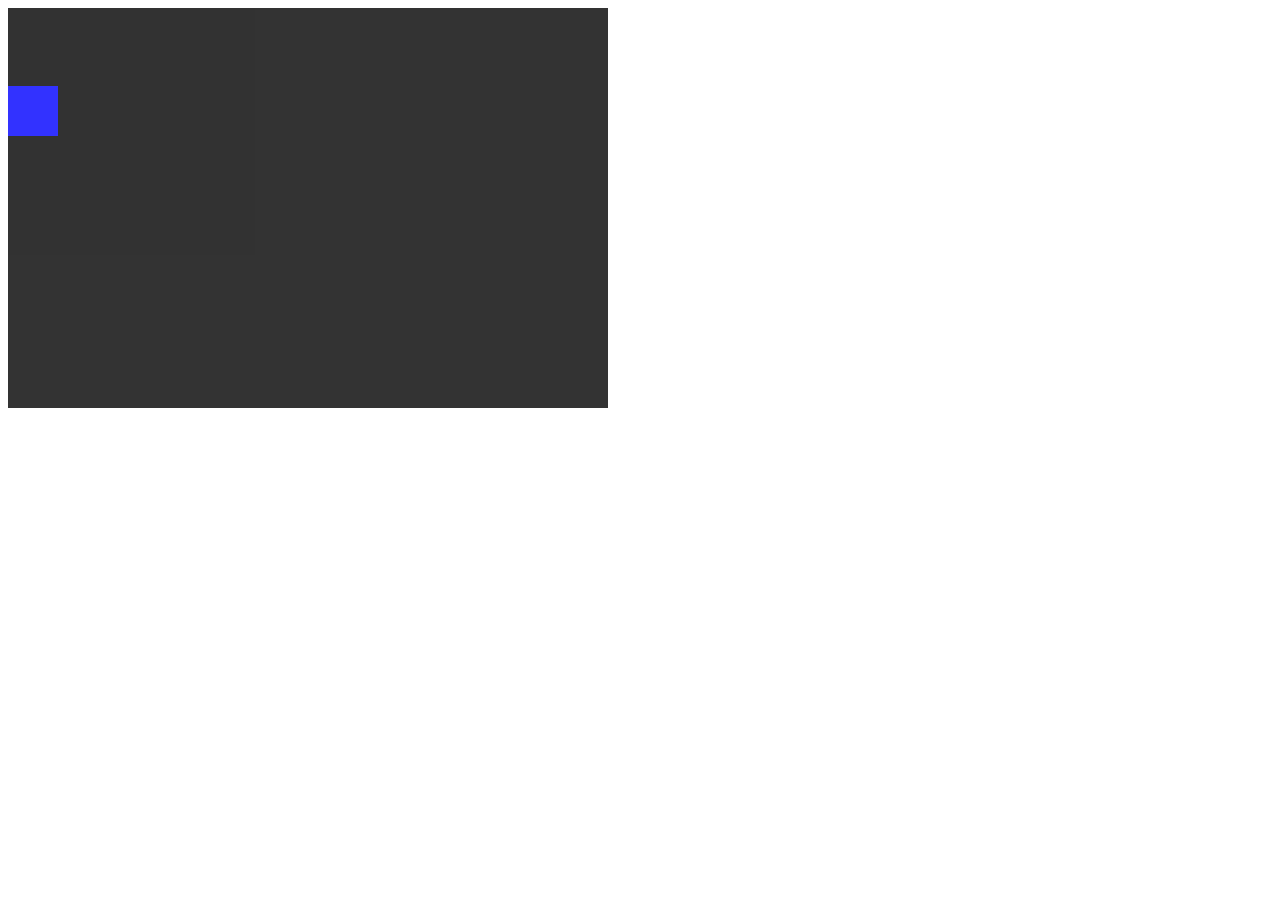
<file: Assignment_2/index.html>
<!doctype html>
<html>
<style>
    #mainCanvas {
        width: 600px;
        height: 400px;
        background-color: black;
        opacity: 0.8;
    }
    #movableDiv {
        position: relative;
        width: 50px;
        height: 50px;
        background-color: blue;
    }
</style>
<body>
    <div id="mainCanvas">
        <div id="movableDiv"></div>
    </div>
    <script src="main.js"></script>
</body>

</html>
</file>
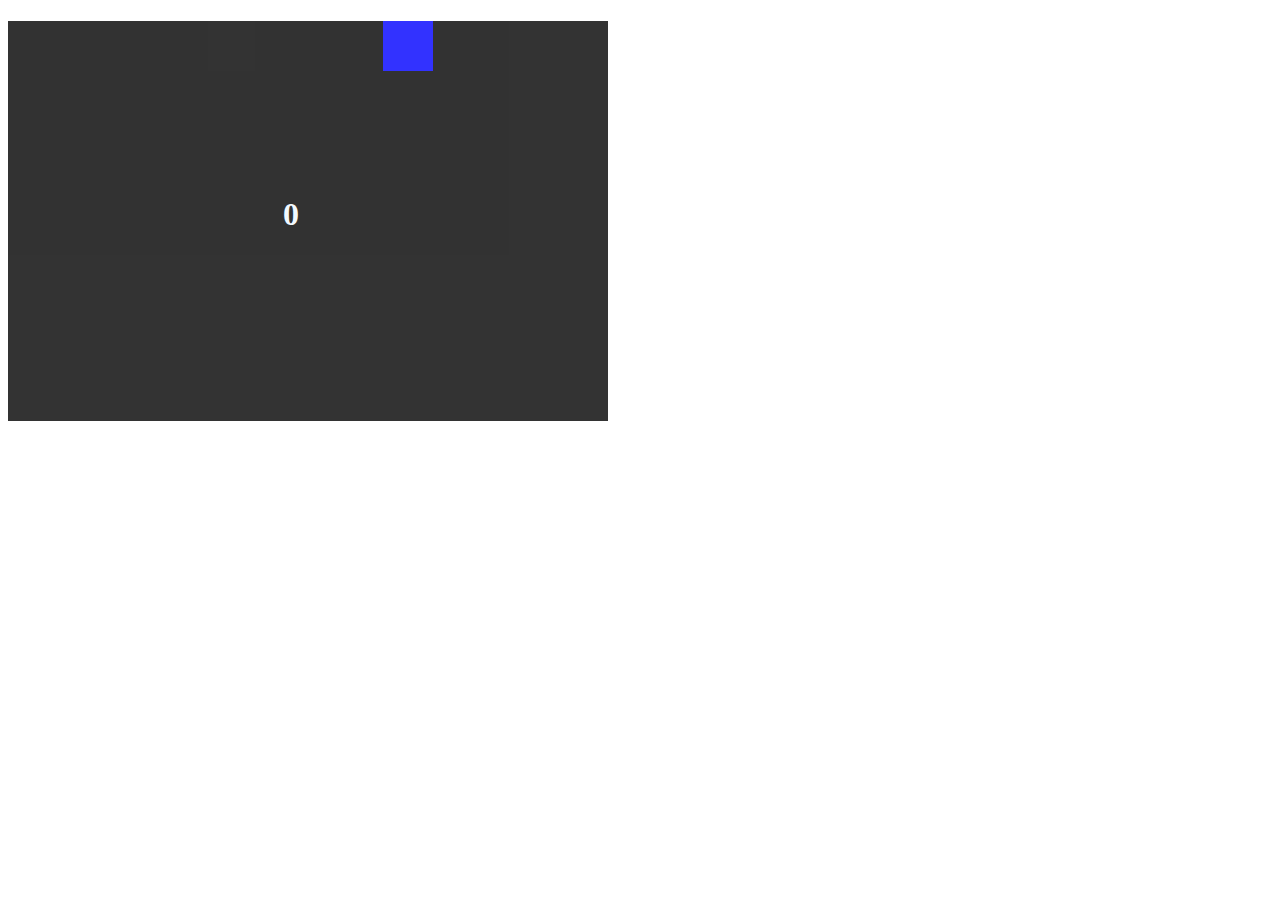
<file: Assignment_3/index.html>
<!doctype html>
<html>
<style>
    #mainCanvas {
        width: 600px;
        height: 400px;
        background-color: black;
        opacity: 0.8;
    }
    #movableDiv {
        position: absolute;
        width: 50px;
        height: 50px;
        background-color: blue;
    }
    #middlebox{
        background:transparent;
        padding-left: 275px;
        padding-top: 175px;
        color: aliceblue;
        width:150;
        height:150;
    }
</style>
<body>
    <div id="mainCanvas">
        <div id="movableDiv"></div>
        <h1 id="middlebox">0</h1>
    </div>
    
    <script src="main_2.js"></script>
</body>

</html>
</file>
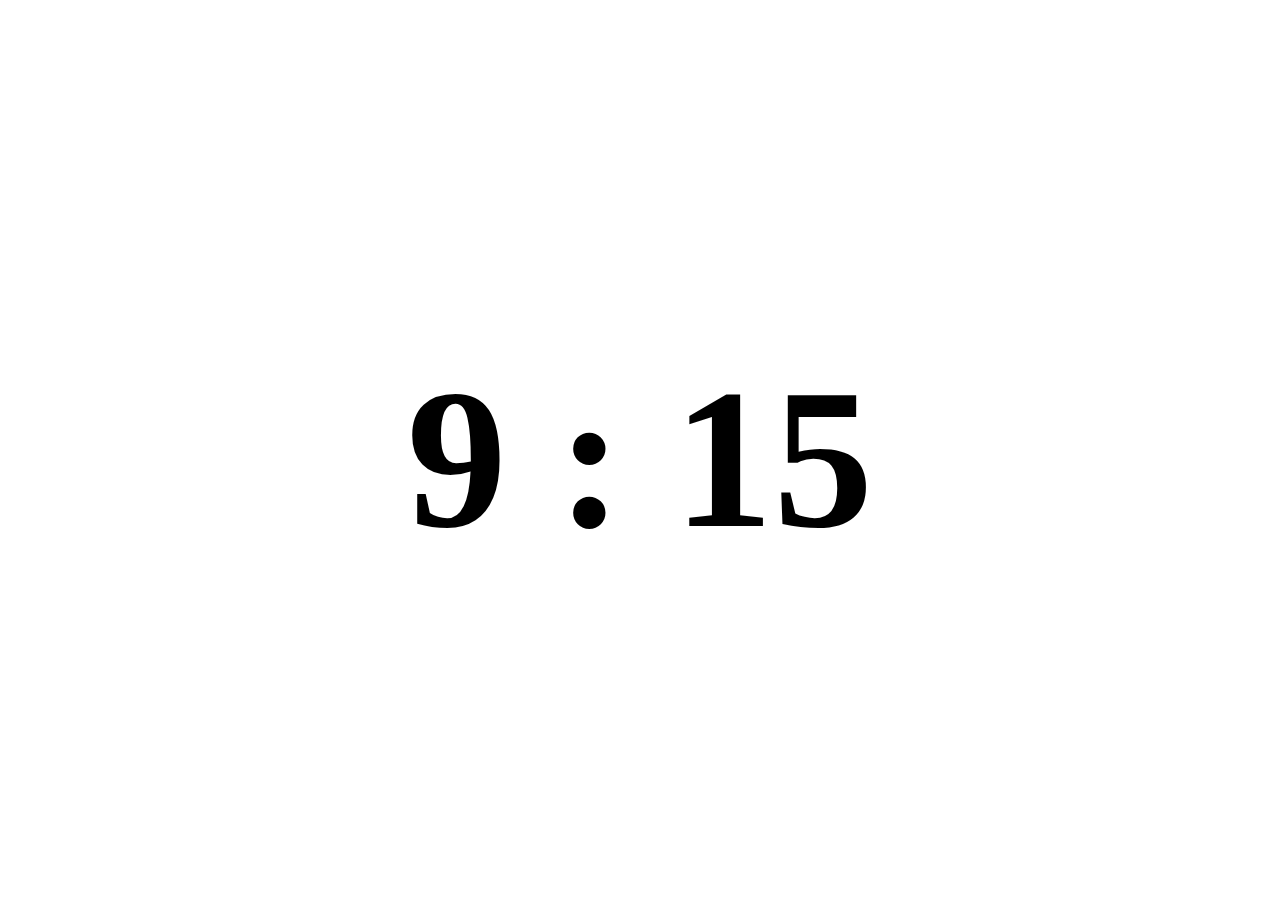
<file: Assignment_4/index.html>
<!DOCTYPE html>
<html>
  <style>
      #container {
          height: 100vh;
          display: flex;
          align-items: center;
          justify-content: center;
      }

      #timer {
          font-size: 200px;
          font-weight: bold;
          color: black;
      }
  </style>
  <body>
    <div id="container">
        <h1 id="timer">00</h1>
      </div>
    <script src="main.js"></script>
  </body>
  
</html>
</file>
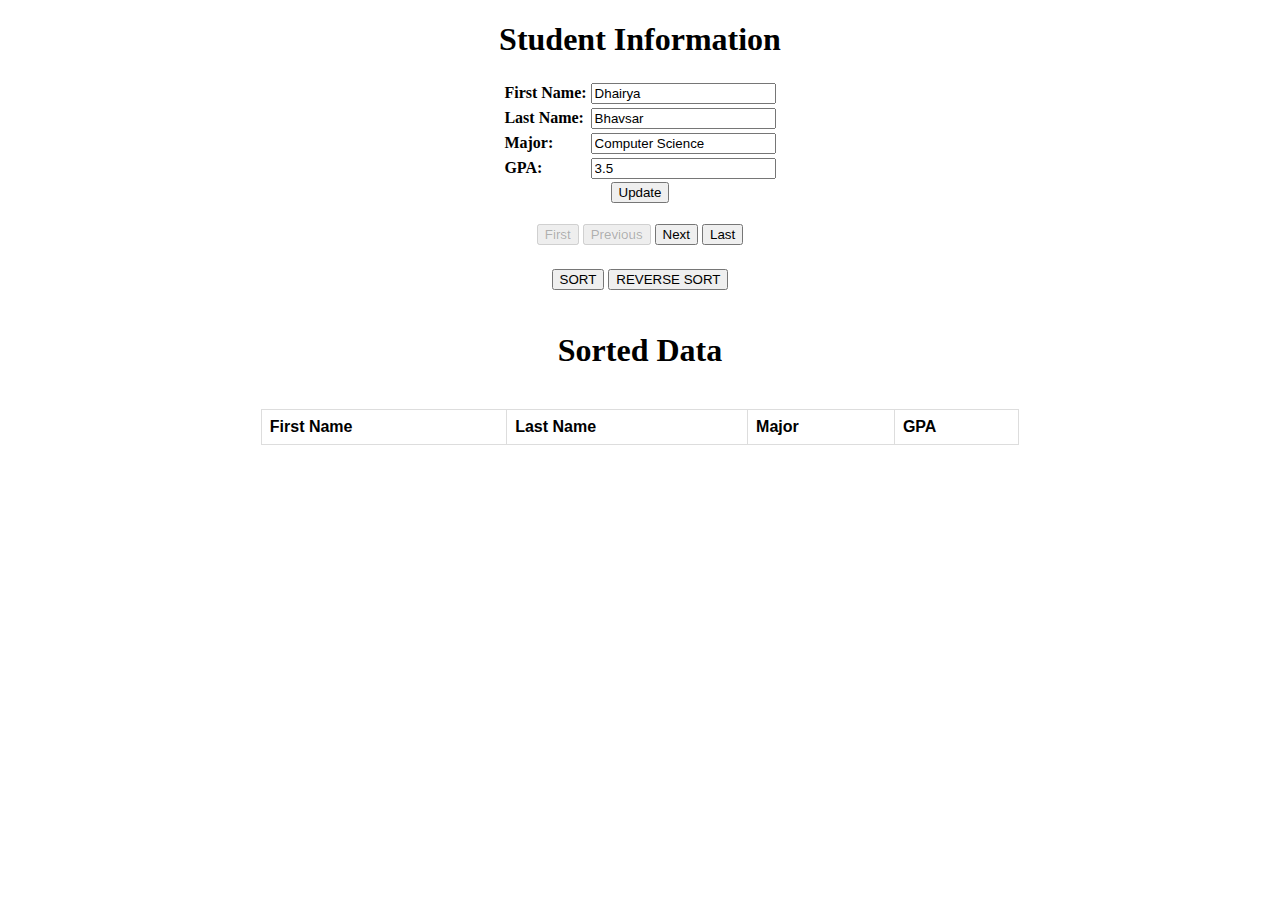
<file: Assignment_5/index.html>
<!DOCTYPE html>
<html>
  <style>
    .sortedDataTable table {
      font-family: arial, sans-serif;
      border-collapse: collapse;
      width: 60%;
    }
  
    .sortedDataTable td,
    th {
      border: 1px solid #dddddd;
      text-align: left;
      padding: 8px;
    }
  
    .sortedDataTable tr:nth-child(even) {
      background-color: #dddddd;
    }
  </style>
  <body>
    <center>
      <div id="container">
        <h1>Student Information</h1>
        <table>
          <tr>
            <td><b>First Name: </b></td>
            <td><input type="text" id="fName"></td>
          </tr>
          <tr>
            <td><b>Last Name: </b></td>
            <td><input type="text" id="lName"></td>
          </tr>
          <tr>
            <td><b>Major: </b></td>
            <td><input type="text" id="major"></td>
          </tr>
          <tr>
            <td><b>GPA: </b></td>
            <td><input type="text" id="gpa"></td>
          </tr>
        </table>
        <button id="update" onclick="update()">Update</button>
      </div>
      <br/>
      <table>
        <tr>
          <td>
            <button id="first" onclick="pagination('first')">First</button>
          </td>
          <td>
            <button id="previous" onclick="pagination('previous')">Previous</button>
          </td>
          <td>
            <button id="next" onclick="pagination('next')">Next</button>
          </td>
          <td>
            <button id="last" onclick="pagination('last')">Last</button>
          </td>
        </tr>
      </table>
      <br/>
      <table>
        <tr>
          <td>
            <button id="sort" onclick="sortUp()">SORT</button>
          </td>
          <td>
            <button id="reverseSort" onclick="sortDown()">REVERSE SORT</button>
          </td>
        </tr>
      </table>
      <br/>
      <h1>Sorted Data</h1>
      <br />
      <div class="sortedDataTable">
        <table>
          <tr>
            <th>First Name</th>
            <th>Last Name</th>
            <th>Major</th>
            <th>GPA</th>
          </tr>
            <tbody id="sortedData">
            </tbody>
        </table>
      </div>

    </center>
    <script src="main.js"></script>
  </body>
  
</html>
</file>
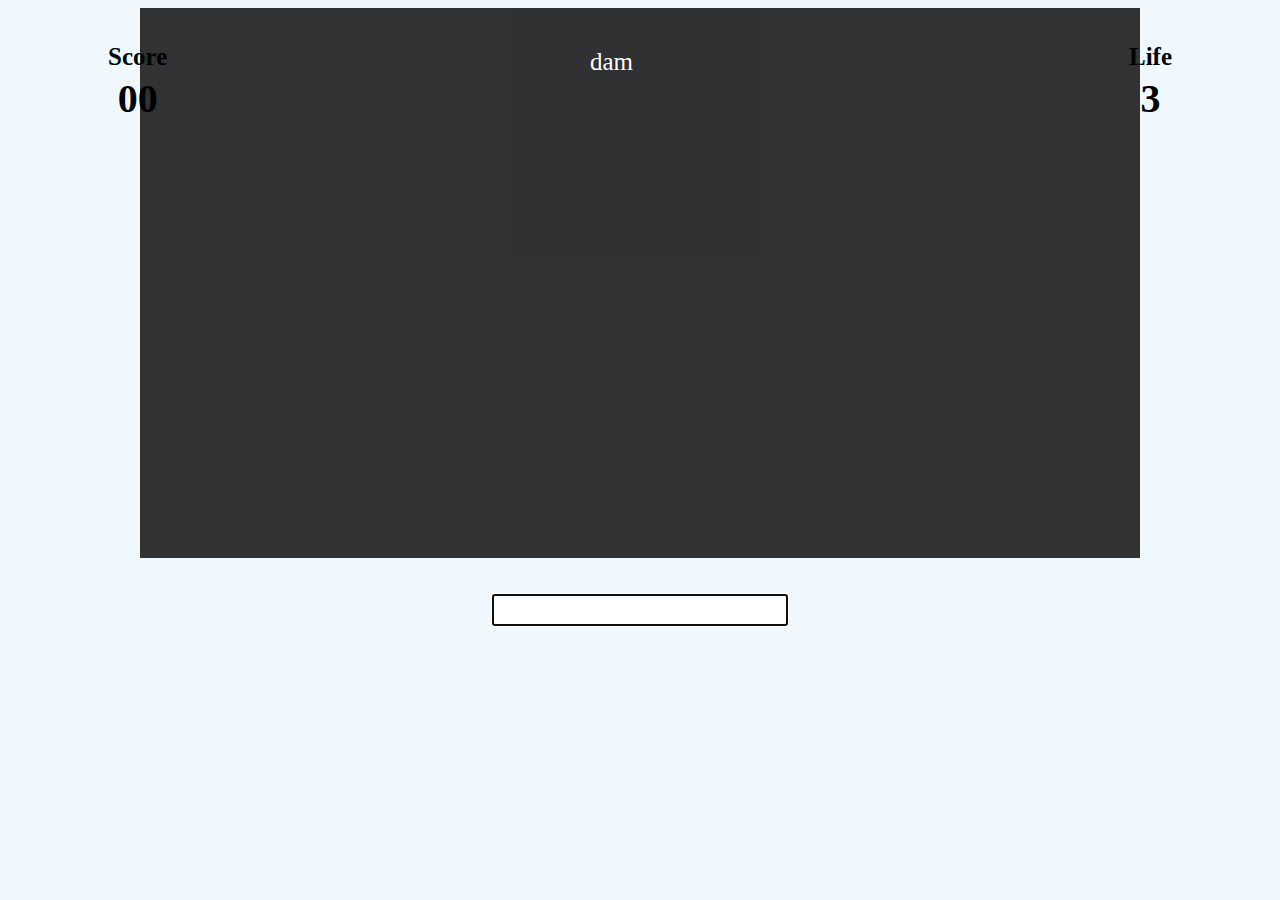
<file: Assignment_6/index.html>
<!DOCTYPE html>
<html>
  <style>
    .sortedDataTable table {
      font-family: arial, sans-serif;
      border-collapse: collapse;
      width: 60%;
    }
  
    .sortedDataTable td,
    th {
      border: 1px solid #dddddd;
      text-align: left;
      padding: 8px;
    }
  
    .sortedDataTable tr:nth-child(even) {
      background-color: #dddddd;
    }

    #mainCanvas {
        width: 1000px;
        height: 550px;
        background-color: black;
        opacity: 0.8;
    }
    #movableDiv {
      position: absolute;
        color: white;
        margin-left: 450px;
        font-size: 25px;
    }

    input{
      font-size: 22px;
      text-align: center;
    }

    #score{
      color: black;
      font-size: 40px;
      margin-top: 20px;
      margin-left: 100px;
      float: left;
      font-weight: 900;
    }

    #score strong{
      font-size: 25px;
      font-weight: 900;
    }

    #life{
      color: black;
      font-size: 40px;
      margin-top: 20px;
      margin-right: 100px;
      float: right;
      font-weight: 900;
    }

    #life strong{
      font-size: 25px;
      font-weight: 900;
    }

    .modal {
      display: none; /* Hidden by default */
      position: fixed; /* Stay in place */
      z-index: 1; /* Sit on top */
      padding-top: 100px; /* Location of the box */
      left: 0;
      top: 0;
      width: 100%; /* Full width */
      height: 100%; /* Full height */
      overflow: auto; /* Enable scroll if needed */
      background-color: rgb(0,0,0); /* Fallback color */
      background-color: rgba(0,0,0,0.4); /* Black w/ opacity */
    }

    /* Modal Content */
    .modal-content {
      background-color: #fefefe;
      margin: auto;
      padding: 20px;
      border: 1px solid #888;
      width: 80%;
    }

    /* The Close Button */
    .close {
      color: #aaaaaa;
      float: right;
      font-size: 28px;
      font-weight: bold;
    }

    .close:hover,
    .close:focus {
      color: #000;
      text-decoration: none;
      cursor: pointer;
    }
  </style>
  <body style="background-color: aliceblue;">
    <div id="score"><strong>Score</strong> <br/> <center id="scoreBoard">00</center></div>
    <div id="life"><strong>Life</strong> <br />
      <center id="lifeBoard">3</center>
    </div>

    <div id="gameOverModal" class="modal">
      <!-- Modal content -->
      <div class="modal-content">
        <span class="close">&times;</span>
        <p>Game Over !!!</p>
      </div>
    </div>

    <center>
      <div id="mainCanvas">
        <p id="movableDiv">dam</p>
      </div>
      <br/>
      <br />
      <input type="text" id="textEnter" onkeydown="onChangeListener()" autofocus>
      <br />
    </center>
    <script src="main.js"></script>
  </body>
  
</html>
</file>
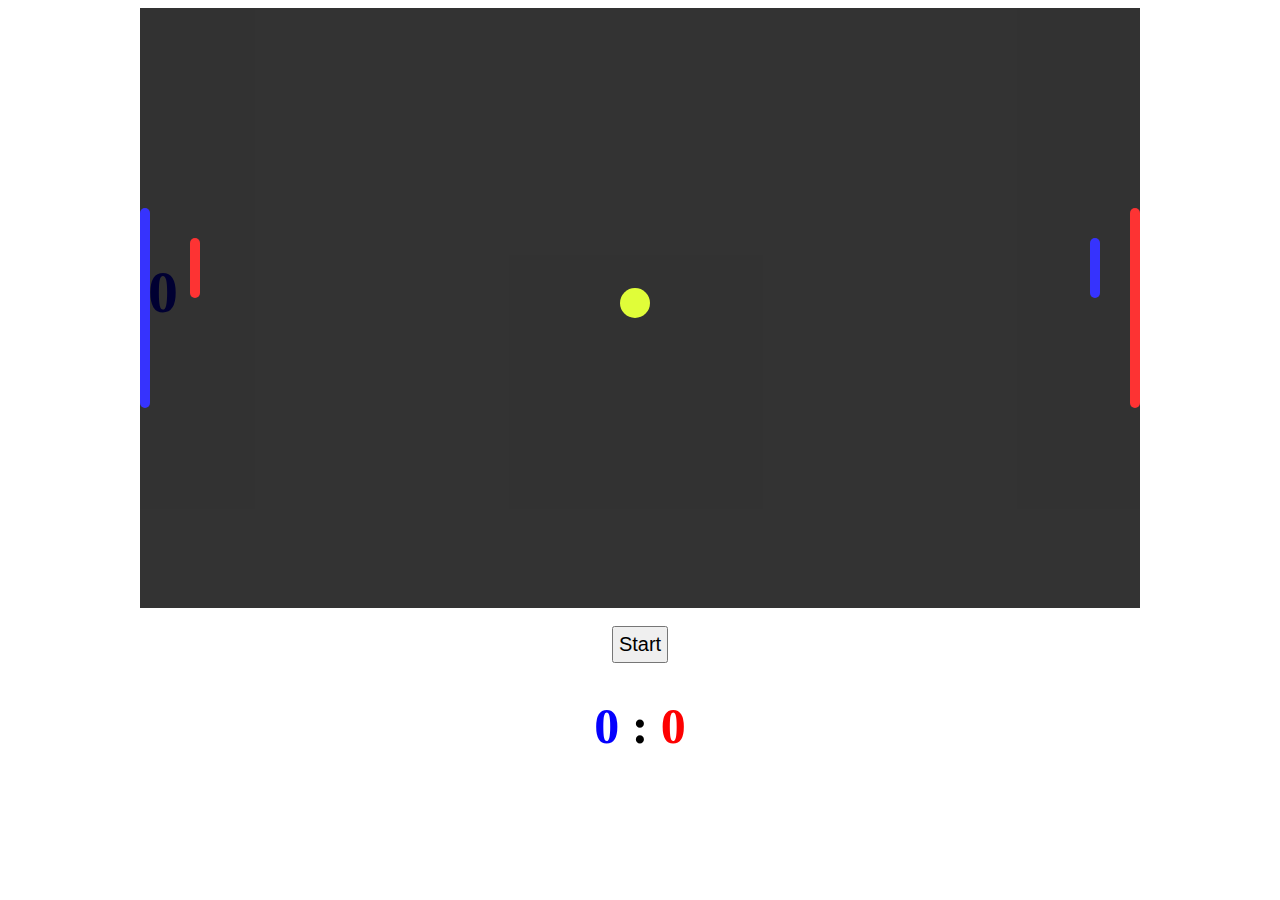
<file: Assignment_8/index.html>
<!doctype html>
<html>
<style>
    #mainCanvas {
        width: 1000px;
        height: 600px;
        background-color: black;
        opacity: 0.8;
        border-color: aqua;
    }

    #ball {
        position: absolute;
        width: 30px;
        height: 30px;
        margin-top: 280px;
        margin-left: 480px;
        background-color: rgb(217, 253, 8);
        border-radius: 15px;
    }

    #leftWall{
        position: absolute;
        width: 10px;
        height: 200px;
        margin-top: 200px;
        margin-left: 0px;
        background-color: rgb(5, 1, 253);
        border-radius: 15px;
    }

    #redGoalScore{
        position: absolute;
        margin-top: 250px;
        margin-left: 1300px;
        color: rgb(253, 1, 1);
        font-size: 60px;
    }

    #blueGoalScore{
        position: absolute;
        margin-top: 250px;
        margin-left: 140px;
        color: rgb(5, 1, 253);
        font-size: 60px;
    }

    #redScore{
        color: rgb(253, 1, 1);
    }

    #blueScore{
        color: rgb(5, 1, 253);
    }

    #blueDefender{
        position: absolute;
        width: 10px;
        height: 60px;
        margin-top: 230px;
        margin-left: 950px;
        background-color: rgb(5, 1, 253);
        border-radius: 15px;
    }

    #redDefender{
        position: absolute;
        width: 10px;
        height: 60px;
        margin-top: 230px;
        margin-left: 50px;
        background-color: rgb(253, 1, 1);
        border-radius: 15px;
    }

    #rightWall{
        position: absolute;
        width: 10px;
        height: 200px;
        margin-top: 200px;
        margin-left: 990px;
        background-color: rgb(253, 1, 1);
        border-radius: 15px;
    }

    button{
        padding: 5px;
        font-size: 20px;
    }
</style>

<body>
    <h1 id="redGoalScore">0</h1>
    <h1 id="blueGoalScore">0</h1>
    <center>
        <div id="mainCanvas">
            <div id="ball"></div>
            <div id="leftWall"></div>
            <div id="redDefender"></div>
            <div id="blueDefender"></div>
            <div id="rightWall"></div>
        </div>
        <br/>
        <button onclick="initState()">Start</button>
        <h1 style="font-size: 50px;"><span id="blueScore">0</span> : <span id="redScore">0</span></h1>
    </center>
    <script src="main.js"></script>
</body>

</html>
</file>
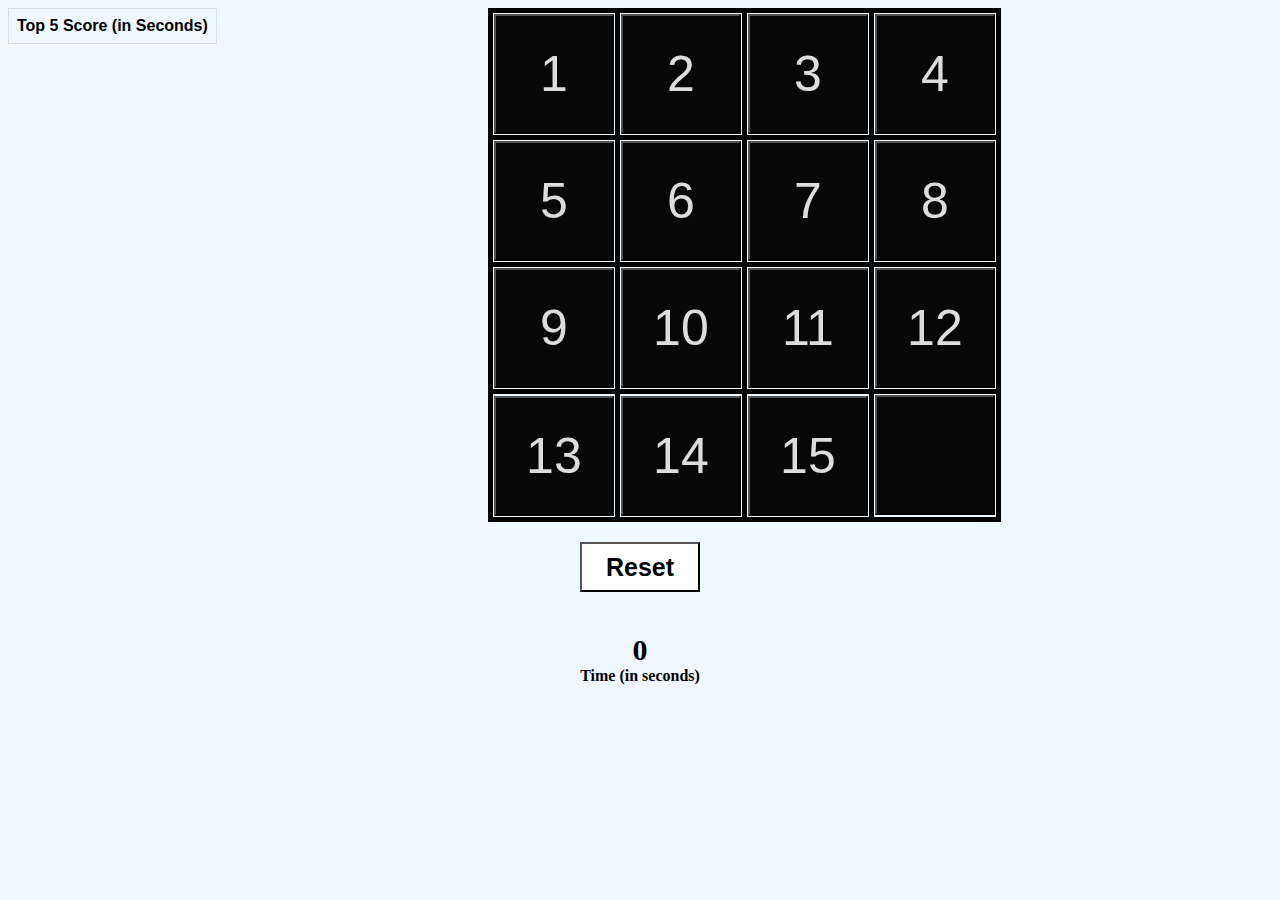
<file: Assignment_9/index.html>
<!DOCTYPE html>
<html>
  <style>
    button{
      height: 120px;
      width: 120px;
      font-size: 50px;
      background-color: rgb(7, 7, 7);
      color: #dddddd;
    }

    .normalButton{
      height: 50px;
      width: 120px;
      font-size: 25px;
      font-weight: 700;
      margin: 20px;
      background-color: rgb(255, 255, 255);
      color: #010101;
    }

    .flipBoard table, th, td {
      border: 5px solid black;
      border-collapse: collapse;
    }


    .sortedDataTable{
      position: relative;
      float: left;
    }

    .sortedDataTable table {
      font-family: arial, sans-serif;
      border-collapse: collapse;
      width: 100%;
    }
  
    .sortedDataTable td,
    th {
      border: 1px solid #dddddd;
      text-align: left;
      padding: 8px;
    }
  
    .sortedDataTable tr:nth-child(even) {
      background-color: #dddddd;
    }
  </style>

  <body style="background-color: aliceblue;">
    <div class="sortedDataTable">
      <table>
        <tr>
          <th>Top 5 Score (in Seconds)</th>
        </tr>
        <tbody id="sortedData">
        </tbody>
      </table>
    </div>
    <center class="flipBoard">
      <table>
        <tr>
          <td><button id="1" value="11" onclick="move(1)">1</button></td>
          <td><button id="2" value="12" onclick="move(2)">2</button></td>
          <td><button id="3" value="13" onclick="move(3)">3</button></td>
          <td><button id="4" value="14" onclick="move(4)">4</button></td>
        </tr>
        <tr>
          <td><button id="5" value="21" onclick="move(5)">5</button></td>
          <td><button id="6" value="22" onclick="move(6)">6</button></td>
          <td><button id="7" value="23" onclick="move(7)">7</button></td>
          <td><button id="8" value="24" onclick="move(8)">8</button></td>
        </tr>
        <tr>
          <td><button id="9" value="31" onclick="move(9)">9</button></td>
          <td><button id="10" value="32" onclick="move(10)">10</button></td>
          <td><button id="11" value="33" onclick="move(11)">11</button></td>
          <td><button id="12" value="34" onclick="move(12)">12</button></td>
        </tr>
        <tr>
          <td><button id="13" value="41" onclick="move(13)">13</button></td>
          <td><button id="14" value="42" onclick="move(14)">14</button></td>
          <td><button id="15" value="43" onclick="move(15)">15</button></td>
          <td><button id="16" value="44" onclick="move(16)"></button></td>
        </tr>
      </table>
      
      <button class="normalButton" onclick="resetGame()">Reset</button>

      <h4><span style="font-size: 30px;" id="seconds">0</span><br/>Time (in seconds)</h4>
    </center>
    <script src="main.js"></script>
  </body>
  
</html>
</file>
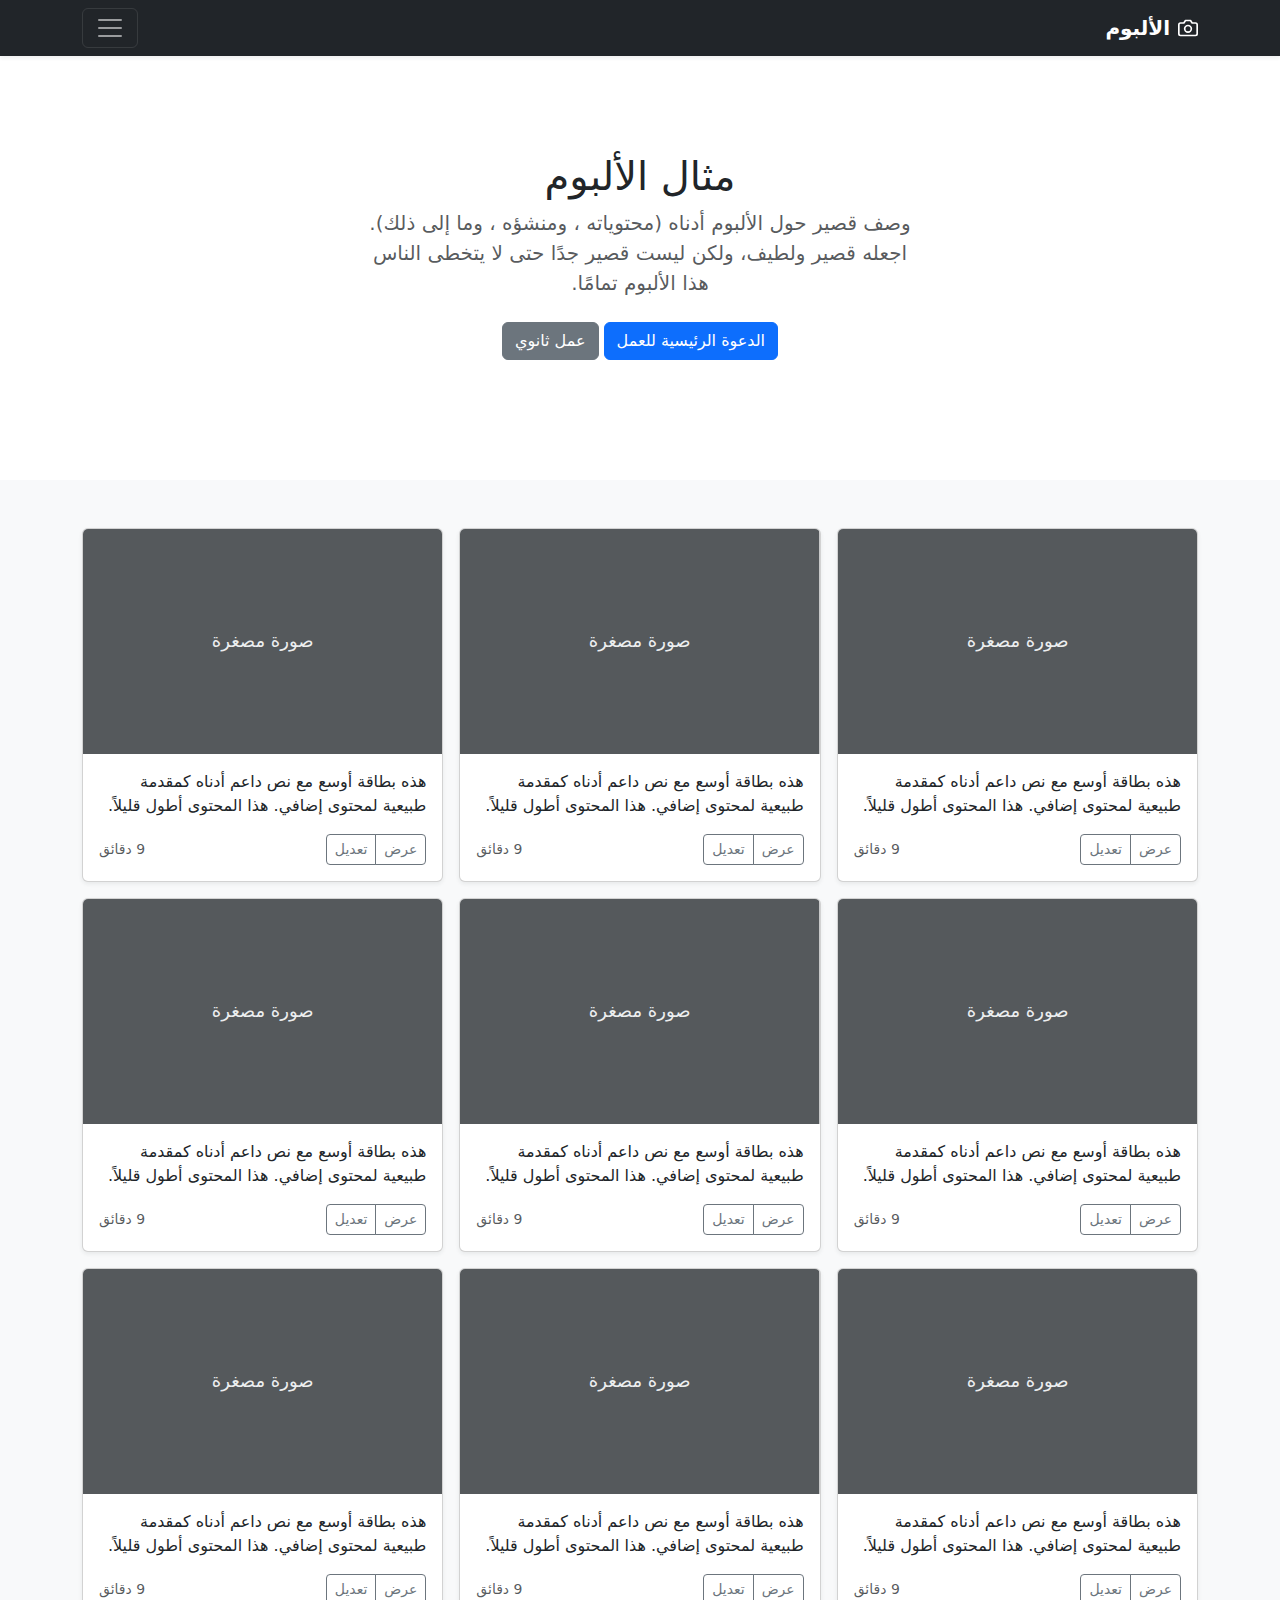
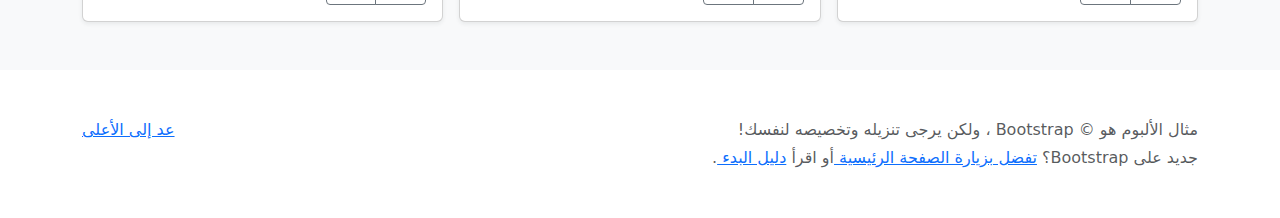
<file: bootstrap-5.3.0-alpha1-examples/album-rtl/index.html>
<!doctype html>
<html lang="ar" dir="rtl">
  <head>
    <meta charset="utf-8">
    <meta name="viewport" content="width=device-width, initial-scale=1">
    <meta name="description" content="">
    <meta name="author" content="Mark Otto, Jacob Thornton, and Bootstrap contributors">
    <meta name="generator" content="Hugo 0.108.0">
    <title>مثال الألبوم · Bootstrap v5.3</title>

    <link rel="canonical" href="https://getbootstrap.com/docs/5.3/examples/album-rtl/">

    

    

<link href="../assets/dist/css/bootstrap.rtl.min.css" rel="stylesheet">

    <style>
      .bd-placeholder-img {
        font-size: 1.125rem;
        text-anchor: middle;
        -webkit-user-select: none;
        -moz-user-select: none;
        user-select: none;
      }

      @media (min-width: 768px) {
        .bd-placeholder-img-lg {
          font-size: 3.5rem;
        }
      }

      .b-example-divider {
        height: 3rem;
        background-color: rgba(0, 0, 0, .1);
        border: solid rgba(0, 0, 0, .15);
        border-width: 1px 0;
        box-shadow: inset 0 .5em 1.5em rgba(0, 0, 0, .1), inset 0 .125em .5em rgba(0, 0, 0, .15);
      }

      .b-example-vr {
        flex-shrink: 0;
        width: 1.5rem;
        height: 100vh;
      }

      .bi {
        vertical-align: -.125em;
        fill: currentColor;
      }

      .nav-scroller {
        position: relative;
        z-index: 2;
        height: 2.75rem;
        overflow-y: hidden;
      }

      .nav-scroller .nav {
        display: flex;
        flex-wrap: nowrap;
        padding-bottom: 1rem;
        margin-top: -1px;
        overflow-x: auto;
        text-align: center;
        white-space: nowrap;
        -webkit-overflow-scrolling: touch;
      }
    </style>

    
  </head>
  <body>
    
<header>
  <div class="collapse bg-dark" id="navbarHeader">
    <div class="container">
      <div class="row">
        <div class="col-sm-8 col-md-7 py-4">
          <h4 class="text-white">حول</h4>
          <p class="text-muted">أضف بعض المعلومات حول الألبوم، المؤلف، أو أي سياق خلفية آخر. اجعلها بضع جمل حتى يتمكن الزوار من التقاط بعض التلميحات المفيدة. ثم اربطها ببعض مواقع التواصل الاجتماعي أو معلومات الاتصال.</p>
        </div>
        <div class="col-sm-4 offset-md-1 py-4">
          <h4 class="text-white">تواصل معي</h4>
          <ul class="list-unstyled">
            <li><a href="#" class="text-white">تابعني على تويتر</a></li>
            <li><a href="#" class="text-white">شاركني الإعجاب في فيسبوك</a></li>
            <li><a href="#" class="text-white">راسلني على البريد الإلكتروني</a></li>
          </ul>
        </div>
      </div>
    </div>
  </div>
  <div class="navbar navbar-dark bg-dark shadow-sm">
    <div class="container">
      <a href="#" class="navbar-brand d-flex align-items-center">
        <svg xmlns="http://www.w3.org/2000/svg" width="20" height="20" fill="none" stroke="currentColor" stroke-linecap="round" stroke-linejoin="round" stroke-width="2" aria-hidden="true" class="me-2" viewBox="0 0 24 24"><path d="M23 19a2 2 0 0 1-2 2H3a2 2 0 0 1-2-2V8a2 2 0 0 1 2-2h4l2-3h6l2 3h4a2 2 0 0 1 2 2z"/><circle cx="12" cy="13" r="4"/></svg>
        <strong>الألبوم</strong>
      </a>
      <button class="navbar-toggler" type="button" data-bs-toggle="collapse" data-bs-target="#navbarHeader" aria-controls="navbarHeader" aria-expanded="false" aria-label="تبديل التنقل">
        <span class="navbar-toggler-icon"></span>
      </button>
    </div>
  </div>
</header>

<main>

  <section class="py-5 text-center container">
    <div class="row py-lg-5">
      <div class="col-lg-6 col-md-8 mx-auto">
        <h1 class="fw-light">مثال الألبوم</h1>
        <p class="lead text-muted">وصف قصير حول الألبوم أدناه (محتوياته ، ومنشؤه ، وما إلى ذلك). اجعله قصير ولطيف، ولكن ليست قصير جدًا حتى لا يتخطى الناس هذا الألبوم تمامًا.</p>
        <p>
          <a href="#" class="btn btn-primary my-2">الدعوة الرئيسية للعمل</a>
          <a href="#" class="btn btn-secondary my-2">عمل ثانوي</a>
        </p>
      </div>
    </div>
  </section>

  <div class="album py-5 bg-light">
    <div class="container">

      <div class="row row-cols-1 row-cols-sm-2 row-cols-md-3 g-3">
        <div class="col">
          <div class="card shadow-sm">
            <svg class="bd-placeholder-img card-img-top" width="100%" height="225" xmlns="http://www.w3.org/2000/svg" role="img" aria-label="Placeholder: صورة مصغرة" preserveAspectRatio="xMidYMid slice" focusable="false"><title>Placeholder</title><rect width="100%" height="100%" fill="#55595c"/><text x="50%" y="50%" fill="#eceeef" dy=".3em">صورة مصغرة</text></svg>
            <div class="card-body">
              <p class="card-text">هذه بطاقة أوسع مع نص داعم أدناه كمقدمة طبيعية لمحتوى إضافي. هذا المحتوى أطول قليلاً.</p>
              <div class="d-flex justify-content-between align-items-center">
                <div class="btn-group">
                  <button type="button" class="btn btn-sm btn-outline-secondary">عرض</button>
                  <button type="button" class="btn btn-sm btn-outline-secondary">تعديل</button>
                </div>
                <small class="text-muted">9 دقائق</small>
              </div>
            </div>
          </div>
        </div>
        <div class="col">
          <div class="card shadow-sm">
            <svg class="bd-placeholder-img card-img-top" width="100%" height="225" xmlns="http://www.w3.org/2000/svg" role="img" aria-label="Placeholder: صورة مصغرة" preserveAspectRatio="xMidYMid slice" focusable="false"><title>Placeholder</title><rect width="100%" height="100%" fill="#55595c"/><text x="50%" y="50%" fill="#eceeef" dy=".3em">صورة مصغرة</text></svg>
            <div class="card-body">
              <p class="card-text">هذه بطاقة أوسع مع نص داعم أدناه كمقدمة طبيعية لمحتوى إضافي. هذا المحتوى أطول قليلاً.</p>
              <div class="d-flex justify-content-between align-items-center">
                <div class="btn-group">
                  <button type="button" class="btn btn-sm btn-outline-secondary">عرض</button>
                  <button type="button" class="btn btn-sm btn-outline-secondary">تعديل</button>
                </div>
                <small class="text-muted">9 دقائق</small>
              </div>
            </div>
          </div>
        </div>
        <div class="col">
          <div class="card shadow-sm">
            <svg class="bd-placeholder-img card-img-top" width="100%" height="225" xmlns="http://www.w3.org/2000/svg" role="img" aria-label="Placeholder: صورة مصغرة" preserveAspectRatio="xMidYMid slice" focusable="false"><title>Placeholder</title><rect width="100%" height="100%" fill="#55595c"/><text x="50%" y="50%" fill="#eceeef" dy=".3em">صورة مصغرة</text></svg>
            <div class="card-body">
              <p class="card-text">هذه بطاقة أوسع مع نص داعم أدناه كمقدمة طبيعية لمحتوى إضافي. هذا المحتوى أطول قليلاً.</p>
              <div class="d-flex justify-content-between align-items-center">
                <div class="btn-group">
                  <button type="button" class="btn btn-sm btn-outline-secondary">عرض</button>
                  <button type="button" class="btn btn-sm btn-outline-secondary">تعديل</button>
                </div>
                <small class="text-muted">9 دقائق</small>
              </div>
            </div>
          </div>
        </div>

        <div class="col">
          <div class="card shadow-sm">
            <svg class="bd-placeholder-img card-img-top" width="100%" height="225" xmlns="http://www.w3.org/2000/svg" role="img" aria-label="Placeholder: صورة مصغرة" preserveAspectRatio="xMidYMid slice" focusable="false"><title>Placeholder</title><rect width="100%" height="100%" fill="#55595c"/><text x="50%" y="50%" fill="#eceeef" dy=".3em">صورة مصغرة</text></svg>
            <div class="card-body">
              <p class="card-text">هذه بطاقة أوسع مع نص داعم أدناه كمقدمة طبيعية لمحتوى إضافي. هذا المحتوى أطول قليلاً.</p>
              <div class="d-flex justify-content-between align-items-center">
                <div class="btn-group">
                  <button type="button" class="btn btn-sm btn-outline-secondary">عرض</button>
                  <button type="button" class="btn btn-sm btn-outline-secondary">تعديل</button>
                </div>
                <small class="text-muted">9 دقائق</small>
              </div>
            </div>
          </div>
        </div>
        <div class="col">
          <div class="card shadow-sm">
            <svg class="bd-placeholder-img card-img-top" width="100%" height="225" xmlns="http://www.w3.org/2000/svg" role="img" aria-label="Placeholder: صورة مصغرة" preserveAspectRatio="xMidYMid slice" focusable="false"><title>Placeholder</title><rect width="100%" height="100%" fill="#55595c"/><text x="50%" y="50%" fill="#eceeef" dy=".3em">صورة مصغرة</text></svg>
            <div class="card-body">
              <p class="card-text">هذه بطاقة أوسع مع نص داعم أدناه كمقدمة طبيعية لمحتوى إضافي. هذا المحتوى أطول قليلاً.</p>
              <div class="d-flex justify-content-between align-items-center">
                <div class="btn-group">
                  <button type="button" class="btn btn-sm btn-outline-secondary">عرض</button>
                  <button type="button" class="btn btn-sm btn-outline-secondary">تعديل</button>
                </div>
                <small class="text-muted">9 دقائق</small>
              </div>
            </div>
          </div>
        </div>
        <div class="col">
          <div class="card shadow-sm">
            <svg class="bd-placeholder-img card-img-top" width="100%" height="225" xmlns="http://www.w3.org/2000/svg" role="img" aria-label="Placeholder: صورة مصغرة" preserveAspectRatio="xMidYMid slice" focusable="false"><title>Placeholder</title><rect width="100%" height="100%" fill="#55595c"/><text x="50%" y="50%" fill="#eceeef" dy=".3em">صورة مصغرة</text></svg>
            <div class="card-body">
              <p class="card-text">هذه بطاقة أوسع مع نص داعم أدناه كمقدمة طبيعية لمحتوى إضافي. هذا المحتوى أطول قليلاً.</p>
              <div class="d-flex justify-content-between align-items-center">
                <div class="btn-group">
                  <button type="button" class="btn btn-sm btn-outline-secondary">عرض</button>
                  <button type="button" class="btn btn-sm btn-outline-secondary">تعديل</button>
                </div>
                <small class="text-muted">9 دقائق</small>
              </div>
            </div>
          </div>
        </div>

        <div class="col">
          <div class="card shadow-sm">
            <svg class="bd-placeholder-img card-img-top" width="100%" height="225" xmlns="http://www.w3.org/2000/svg" role="img" aria-label="Placeholder: صورة مصغرة" preserveAspectRatio="xMidYMid slice" focusable="false"><title>Placeholder</title><rect width="100%" height="100%" fill="#55595c"/><text x="50%" y="50%" fill="#eceeef" dy=".3em">صورة مصغرة</text></svg>
            <div class="card-body">
              <p class="card-text">هذه بطاقة أوسع مع نص داعم أدناه كمقدمة طبيعية لمحتوى إضافي. هذا المحتوى أطول قليلاً.</p>
              <div class="d-flex justify-content-between align-items-center">
                <div class="btn-group">
                  <button type="button" class="btn btn-sm btn-outline-secondary">عرض</button>
                  <button type="button" class="btn btn-sm btn-outline-secondary">تعديل</button>
                </div>
                <small class="text-muted">9 دقائق</small>
              </div>
            </div>
          </div>
        </div>
        <div class="col">
          <div class="card shadow-sm">
            <svg class="bd-placeholder-img card-img-top" width="100%" height="225" xmlns="http://www.w3.org/2000/svg" role="img" aria-label="Placeholder: صورة مصغرة" preserveAspectRatio="xMidYMid slice" focusable="false"><title>Placeholder</title><rect width="100%" height="100%" fill="#55595c"/><text x="50%" y="50%" fill="#eceeef" dy=".3em">صورة مصغرة</text></svg>
            <div class="card-body">
              <p class="card-text">هذه بطاقة أوسع مع نص داعم أدناه كمقدمة طبيعية لمحتوى إضافي. هذا المحتوى أطول قليلاً.</p>
              <div class="d-flex justify-content-between align-items-center">
                <div class="btn-group">
                  <button type="button" class="btn btn-sm btn-outline-secondary">عرض</button>
                  <button type="button" class="btn btn-sm btn-outline-secondary">تعديل</button>
                </div>
                <small class="text-muted">9 دقائق</small>
              </div>
            </div>
          </div>
        </div>
        <div class="col">
          <div class="card shadow-sm">
            <svg class="bd-placeholder-img card-img-top" width="100%" height="225" xmlns="http://www.w3.org/2000/svg" role="img" aria-label="Placeholder: صورة مصغرة" preserveAspectRatio="xMidYMid slice" focusable="false"><title>Placeholder</title><rect width="100%" height="100%" fill="#55595c"/><text x="50%" y="50%" fill="#eceeef" dy=".3em">صورة مصغرة</text></svg>
            <div class="card-body">
              <p class="card-text">هذه بطاقة أوسع مع نص داعم أدناه كمقدمة طبيعية لمحتوى إضافي. هذا المحتوى أطول قليلاً.</p>
              <div class="d-flex justify-content-between align-items-center">
                <div class="btn-group">
                  <button type="button" class="btn btn-sm btn-outline-secondary">عرض</button>
                  <button type="button" class="btn btn-sm btn-outline-secondary">تعديل</button>
                </div>
                <small class="text-muted">9 دقائق</small>
              </div>
            </div>
          </div>
        </div>
      </div>
    </div>
  </div>

</main>

<footer class="text-muted py-5">
  <div class="container">
    <p class="float-end mb-1">
      <a href="#">عد إلى الأعلى</a>
    </p>
    <p class="mb-1">مثال الألبوم هو © Bootstrap ، ولكن يرجى تنزيله وتخصيصه لنفسك!</p>
    <p class="mb-0">جديد على Bootstrap؟ <a href="/"> تفضل بزيارة الصفحة الرئيسية </a> أو اقرأ <a href="../getting-started/introduction/ "> دليل البدء </a>.</p>
  </div>
</footer>


    <script src="../assets/dist/js/bootstrap.bundle.min.js"></script>

      
  </body>
</html>
</file>
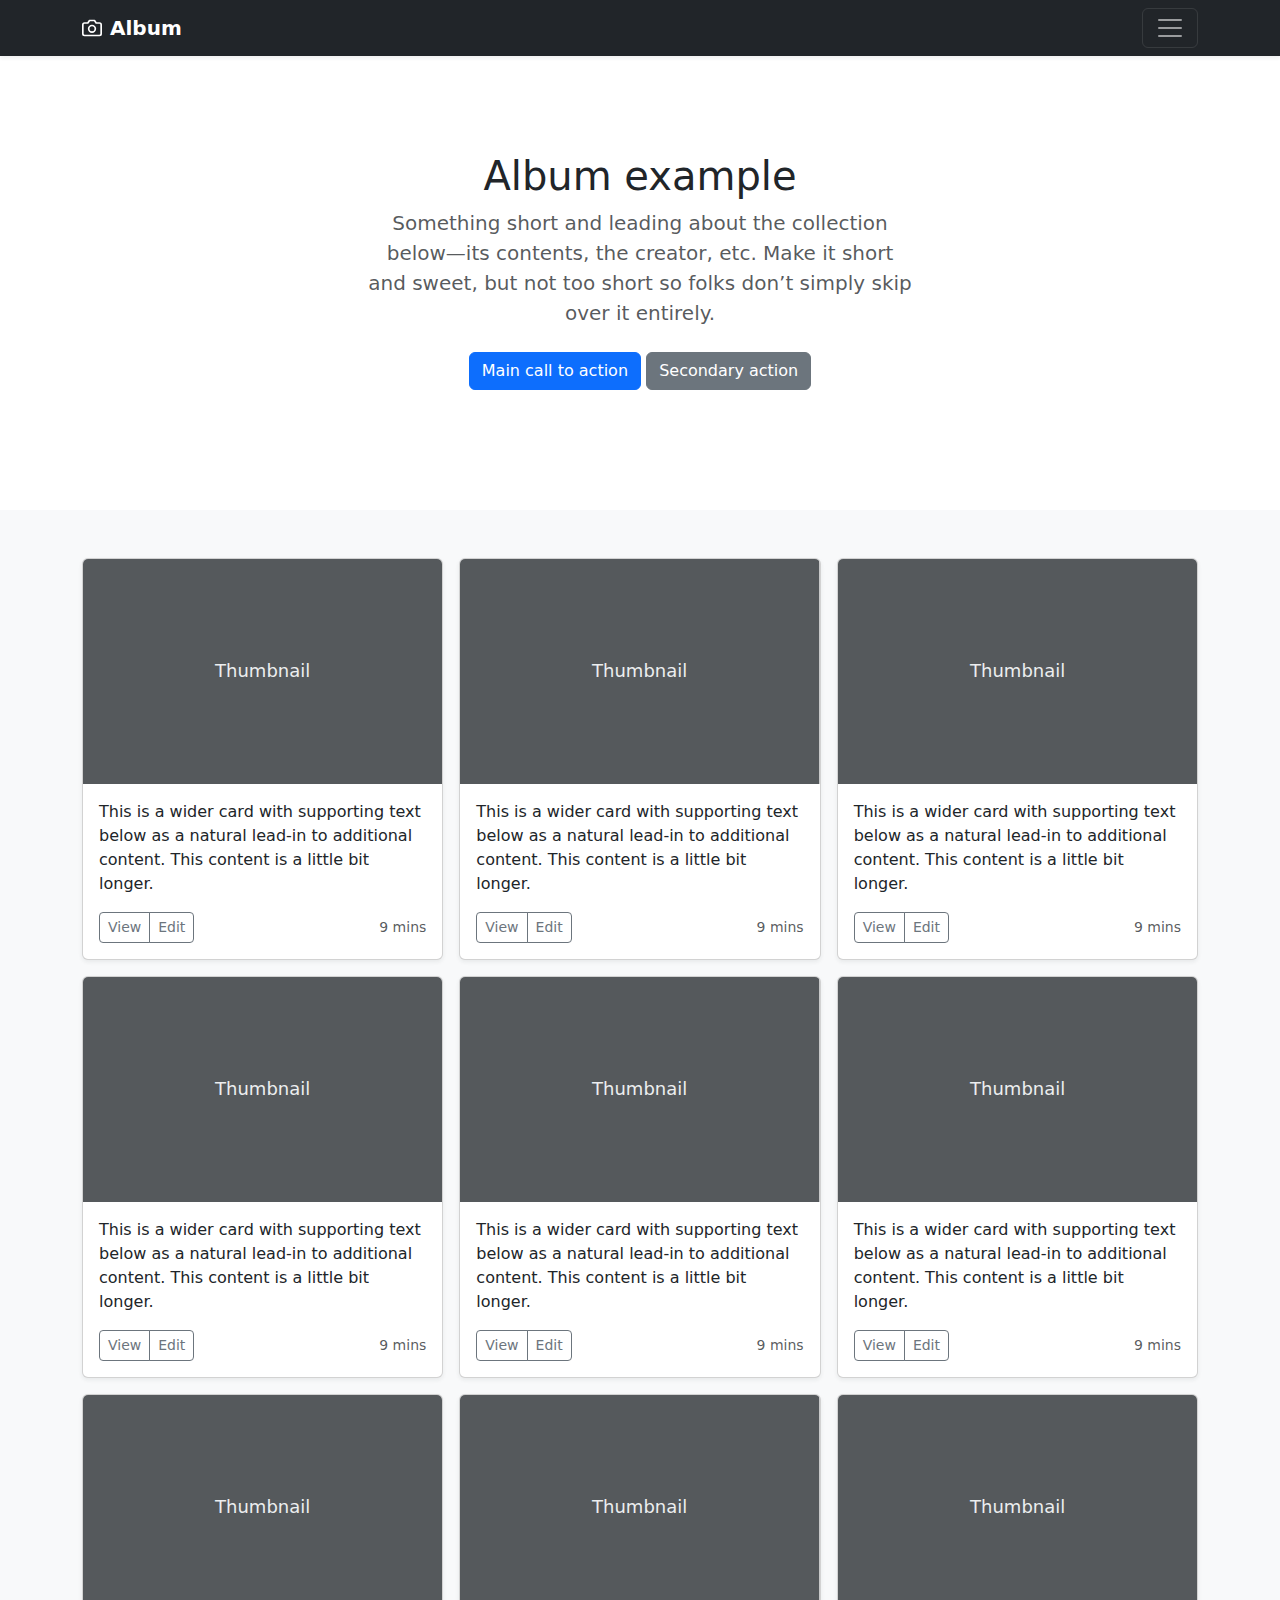
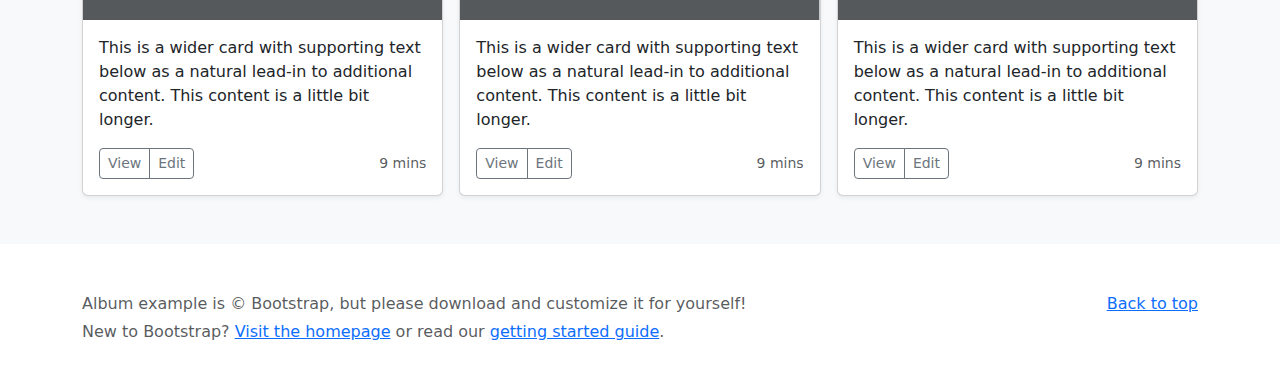
<file: bootstrap-5.3.0-alpha1-examples/album/index.html>
<!doctype html>
<html lang="en">
  <head>
    <meta charset="utf-8">
    <meta name="viewport" content="width=device-width, initial-scale=1">
    <meta name="description" content="">
    <meta name="author" content="Mark Otto, Jacob Thornton, and Bootstrap contributors">
    <meta name="generator" content="Hugo 0.108.0">
    <title>Album example · Bootstrap v5.3</title>

    <link rel="canonical" href="https://getbootstrap.com/docs/5.3/examples/album/">

    

    

<link href="../assets/dist/css/bootstrap.min.css" rel="stylesheet">

    <style>
      .bd-placeholder-img {
        font-size: 1.125rem;
        text-anchor: middle;
        -webkit-user-select: none;
        -moz-user-select: none;
        user-select: none;
      }

      @media (min-width: 768px) {
        .bd-placeholder-img-lg {
          font-size: 3.5rem;
        }
      }

      .b-example-divider {
        height: 3rem;
        background-color: rgba(0, 0, 0, .1);
        border: solid rgba(0, 0, 0, .15);
        border-width: 1px 0;
        box-shadow: inset 0 .5em 1.5em rgba(0, 0, 0, .1), inset 0 .125em .5em rgba(0, 0, 0, .15);
      }

      .b-example-vr {
        flex-shrink: 0;
        width: 1.5rem;
        height: 100vh;
      }

      .bi {
        vertical-align: -.125em;
        fill: currentColor;
      }

      .nav-scroller {
        position: relative;
        z-index: 2;
        height: 2.75rem;
        overflow-y: hidden;
      }

      .nav-scroller .nav {
        display: flex;
        flex-wrap: nowrap;
        padding-bottom: 1rem;
        margin-top: -1px;
        overflow-x: auto;
        text-align: center;
        white-space: nowrap;
        -webkit-overflow-scrolling: touch;
      }
    </style>

    
  </head>
  <body>
    
<header>
  <div class="collapse bg-dark" id="navbarHeader">
    <div class="container">
      <div class="row">
        <div class="col-sm-8 col-md-7 py-4">
          <h4 class="text-white">About</h4>
          <p class="text-muted">Add some information about the album below, the author, or any other background context. Make it a few sentences long so folks can pick up some informative tidbits. Then, link them off to some social networking sites or contact information.</p>
        </div>
        <div class="col-sm-4 offset-md-1 py-4">
          <h4 class="text-white">Contact</h4>
          <ul class="list-unstyled">
            <li><a href="#" class="text-white">Follow on Twitter</a></li>
            <li><a href="#" class="text-white">Like on Facebook</a></li>
            <li><a href="#" class="text-white">Email me</a></li>
          </ul>
        </div>
      </div>
    </div>
  </div>
  <div class="navbar navbar-dark bg-dark shadow-sm">
    <div class="container">
      <a href="#" class="navbar-brand d-flex align-items-center">
        <svg xmlns="http://www.w3.org/2000/svg" width="20" height="20" fill="none" stroke="currentColor" stroke-linecap="round" stroke-linejoin="round" stroke-width="2" aria-hidden="true" class="me-2" viewBox="0 0 24 24"><path d="M23 19a2 2 0 0 1-2 2H3a2 2 0 0 1-2-2V8a2 2 0 0 1 2-2h4l2-3h6l2 3h4a2 2 0 0 1 2 2z"/><circle cx="12" cy="13" r="4"/></svg>
        <strong>Album</strong>
      </a>
      <button class="navbar-toggler" type="button" data-bs-toggle="collapse" data-bs-target="#navbarHeader" aria-controls="navbarHeader" aria-expanded="false" aria-label="Toggle navigation">
        <span class="navbar-toggler-icon"></span>
      </button>
    </div>
  </div>
</header>

<main>

  <section class="py-5 text-center container">
    <div class="row py-lg-5">
      <div class="col-lg-6 col-md-8 mx-auto">
        <h1 class="fw-light">Album example</h1>
        <p class="lead text-muted">Something short and leading about the collection below—its contents, the creator, etc. Make it short and sweet, but not too short so folks don’t simply skip over it entirely.</p>
        <p>
          <a href="#" class="btn btn-primary my-2">Main call to action</a>
          <a href="#" class="btn btn-secondary my-2">Secondary action</a>
        </p>
      </div>
    </div>
  </section>

  <div class="album py-5 bg-light">
    <div class="container">

      <div class="row row-cols-1 row-cols-sm-2 row-cols-md-3 g-3">
        <div class="col">
          <div class="card shadow-sm">
            <svg class="bd-placeholder-img card-img-top" width="100%" height="225" xmlns="http://www.w3.org/2000/svg" role="img" aria-label="Placeholder: Thumbnail" preserveAspectRatio="xMidYMid slice" focusable="false"><title>Placeholder</title><rect width="100%" height="100%" fill="#55595c"/><text x="50%" y="50%" fill="#eceeef" dy=".3em">Thumbnail</text></svg>
            <div class="card-body">
              <p class="card-text">This is a wider card with supporting text below as a natural lead-in to additional content. This content is a little bit longer.</p>
              <div class="d-flex justify-content-between align-items-center">
                <div class="btn-group">
                  <button type="button" class="btn btn-sm btn-outline-secondary">View</button>
                  <button type="button" class="btn btn-sm btn-outline-secondary">Edit</button>
                </div>
                <small class="text-muted">9 mins</small>
              </div>
            </div>
          </div>
        </div>
        <div class="col">
          <div class="card shadow-sm">
            <svg class="bd-placeholder-img card-img-top" width="100%" height="225" xmlns="http://www.w3.org/2000/svg" role="img" aria-label="Placeholder: Thumbnail" preserveAspectRatio="xMidYMid slice" focusable="false"><title>Placeholder</title><rect width="100%" height="100%" fill="#55595c"/><text x="50%" y="50%" fill="#eceeef" dy=".3em">Thumbnail</text></svg>
            <div class="card-body">
              <p class="card-text">This is a wider card with supporting text below as a natural lead-in to additional content. This content is a little bit longer.</p>
              <div class="d-flex justify-content-between align-items-center">
                <div class="btn-group">
                  <button type="button" class="btn btn-sm btn-outline-secondary">View</button>
                  <button type="button" class="btn btn-sm btn-outline-secondary">Edit</button>
                </div>
                <small class="text-muted">9 mins</small>
              </div>
            </div>
          </div>
        </div>
        <div class="col">
          <div class="card shadow-sm">
            <svg class="bd-placeholder-img card-img-top" width="100%" height="225" xmlns="http://www.w3.org/2000/svg" role="img" aria-label="Placeholder: Thumbnail" preserveAspectRatio="xMidYMid slice" focusable="false"><title>Placeholder</title><rect width="100%" height="100%" fill="#55595c"/><text x="50%" y="50%" fill="#eceeef" dy=".3em">Thumbnail</text></svg>
            <div class="card-body">
              <p class="card-text">This is a wider card with supporting text below as a natural lead-in to additional content. This content is a little bit longer.</p>
              <div class="d-flex justify-content-between align-items-center">
                <div class="btn-group">
                  <button type="button" class="btn btn-sm btn-outline-secondary">View</button>
                  <button type="button" class="btn btn-sm btn-outline-secondary">Edit</button>
                </div>
                <small class="text-muted">9 mins</small>
              </div>
            </div>
          </div>
        </div>

        <div class="col">
          <div class="card shadow-sm">
            <svg class="bd-placeholder-img card-img-top" width="100%" height="225" xmlns="http://www.w3.org/2000/svg" role="img" aria-label="Placeholder: Thumbnail" preserveAspectRatio="xMidYMid slice" focusable="false"><title>Placeholder</title><rect width="100%" height="100%" fill="#55595c"/><text x="50%" y="50%" fill="#eceeef" dy=".3em">Thumbnail</text></svg>
            <div class="card-body">
              <p class="card-text">This is a wider card with supporting text below as a natural lead-in to additional content. This content is a little bit longer.</p>
              <div class="d-flex justify-content-between align-items-center">
                <div class="btn-group">
                  <button type="button" class="btn btn-sm btn-outline-secondary">View</button>
                  <button type="button" class="btn btn-sm btn-outline-secondary">Edit</button>
                </div>
                <small class="text-muted">9 mins</small>
              </div>
            </div>
          </div>
        </div>
        <div class="col">
          <div class="card shadow-sm">
            <svg class="bd-placeholder-img card-img-top" width="100%" height="225" xmlns="http://www.w3.org/2000/svg" role="img" aria-label="Placeholder: Thumbnail" preserveAspectRatio="xMidYMid slice" focusable="false"><title>Placeholder</title><rect width="100%" height="100%" fill="#55595c"/><text x="50%" y="50%" fill="#eceeef" dy=".3em">Thumbnail</text></svg>
            <div class="card-body">
              <p class="card-text">This is a wider card with supporting text below as a natural lead-in to additional content. This content is a little bit longer.</p>
              <div class="d-flex justify-content-between align-items-center">
                <div class="btn-group">
                  <button type="button" class="btn btn-sm btn-outline-secondary">View</button>
                  <button type="button" class="btn btn-sm btn-outline-secondary">Edit</button>
                </div>
                <small class="text-muted">9 mins</small>
              </div>
            </div>
          </div>
        </div>
        <div class="col">
          <div class="card shadow-sm">
            <svg class="bd-placeholder-img card-img-top" width="100%" height="225" xmlns="http://www.w3.org/2000/svg" role="img" aria-label="Placeholder: Thumbnail" preserveAspectRatio="xMidYMid slice" focusable="false"><title>Placeholder</title><rect width="100%" height="100%" fill="#55595c"/><text x="50%" y="50%" fill="#eceeef" dy=".3em">Thumbnail</text></svg>
            <div class="card-body">
              <p class="card-text">This is a wider card with supporting text below as a natural lead-in to additional content. This content is a little bit longer.</p>
              <div class="d-flex justify-content-between align-items-center">
                <div class="btn-group">
                  <button type="button" class="btn btn-sm btn-outline-secondary">View</button>
                  <button type="button" class="btn btn-sm btn-outline-secondary">Edit</button>
                </div>
                <small class="text-muted">9 mins</small>
              </div>
            </div>
          </div>
        </div>

        <div class="col">
          <div class="card shadow-sm">
            <svg class="bd-placeholder-img card-img-top" width="100%" height="225" xmlns="http://www.w3.org/2000/svg" role="img" aria-label="Placeholder: Thumbnail" preserveAspectRatio="xMidYMid slice" focusable="false"><title>Placeholder</title><rect width="100%" height="100%" fill="#55595c"/><text x="50%" y="50%" fill="#eceeef" dy=".3em">Thumbnail</text></svg>
            <div class="card-body">
              <p class="card-text">This is a wider card with supporting text below as a natural lead-in to additional content. This content is a little bit longer.</p>
              <div class="d-flex justify-content-between align-items-center">
                <div class="btn-group">
                  <button type="button" class="btn btn-sm btn-outline-secondary">View</button>
                  <button type="button" class="btn btn-sm btn-outline-secondary">Edit</button>
                </div>
                <small class="text-muted">9 mins</small>
              </div>
            </div>
          </div>
        </div>
        <div class="col">
          <div class="card shadow-sm">
            <svg class="bd-placeholder-img card-img-top" width="100%" height="225" xmlns="http://www.w3.org/2000/svg" role="img" aria-label="Placeholder: Thumbnail" preserveAspectRatio="xMidYMid slice" focusable="false"><title>Placeholder</title><rect width="100%" height="100%" fill="#55595c"/><text x="50%" y="50%" fill="#eceeef" dy=".3em">Thumbnail</text></svg>
            <div class="card-body">
              <p class="card-text">This is a wider card with supporting text below as a natural lead-in to additional content. This content is a little bit longer.</p>
              <div class="d-flex justify-content-between align-items-center">
                <div class="btn-group">
                  <button type="button" class="btn btn-sm btn-outline-secondary">View</button>
                  <button type="button" class="btn btn-sm btn-outline-secondary">Edit</button>
                </div>
                <small class="text-muted">9 mins</small>
              </div>
            </div>
          </div>
        </div>
        <div class="col">
          <div class="card shadow-sm">
            <svg class="bd-placeholder-img card-img-top" width="100%" height="225" xmlns="http://www.w3.org/2000/svg" role="img" aria-label="Placeholder: Thumbnail" preserveAspectRatio="xMidYMid slice" focusable="false"><title>Placeholder</title><rect width="100%" height="100%" fill="#55595c"/><text x="50%" y="50%" fill="#eceeef" dy=".3em">Thumbnail</text></svg>
            <div class="card-body">
              <p class="card-text">This is a wider card with supporting text below as a natural lead-in to additional content. This content is a little bit longer.</p>
              <div class="d-flex justify-content-between align-items-center">
                <div class="btn-group">
                  <button type="button" class="btn btn-sm btn-outline-secondary">View</button>
                  <button type="button" class="btn btn-sm btn-outline-secondary">Edit</button>
                </div>
                <small class="text-muted">9 mins</small>
              </div>
            </div>
          </div>
        </div>
      </div>
    </div>
  </div>

</main>

<footer class="text-muted py-5">
  <div class="container">
    <p class="float-end mb-1">
      <a href="#">Back to top</a>
    </p>
    <p class="mb-1">Album example is &copy; Bootstrap, but please download and customize it for yourself!</p>
    <p class="mb-0">New to Bootstrap? <a href="/">Visit the homepage</a> or read our <a href="../getting-started/introduction/">getting started guide</a>.</p>
  </div>
</footer>


    <script src="../assets/dist/js/bootstrap.bundle.min.js"></script>

      
  </body>
</html>
</file>
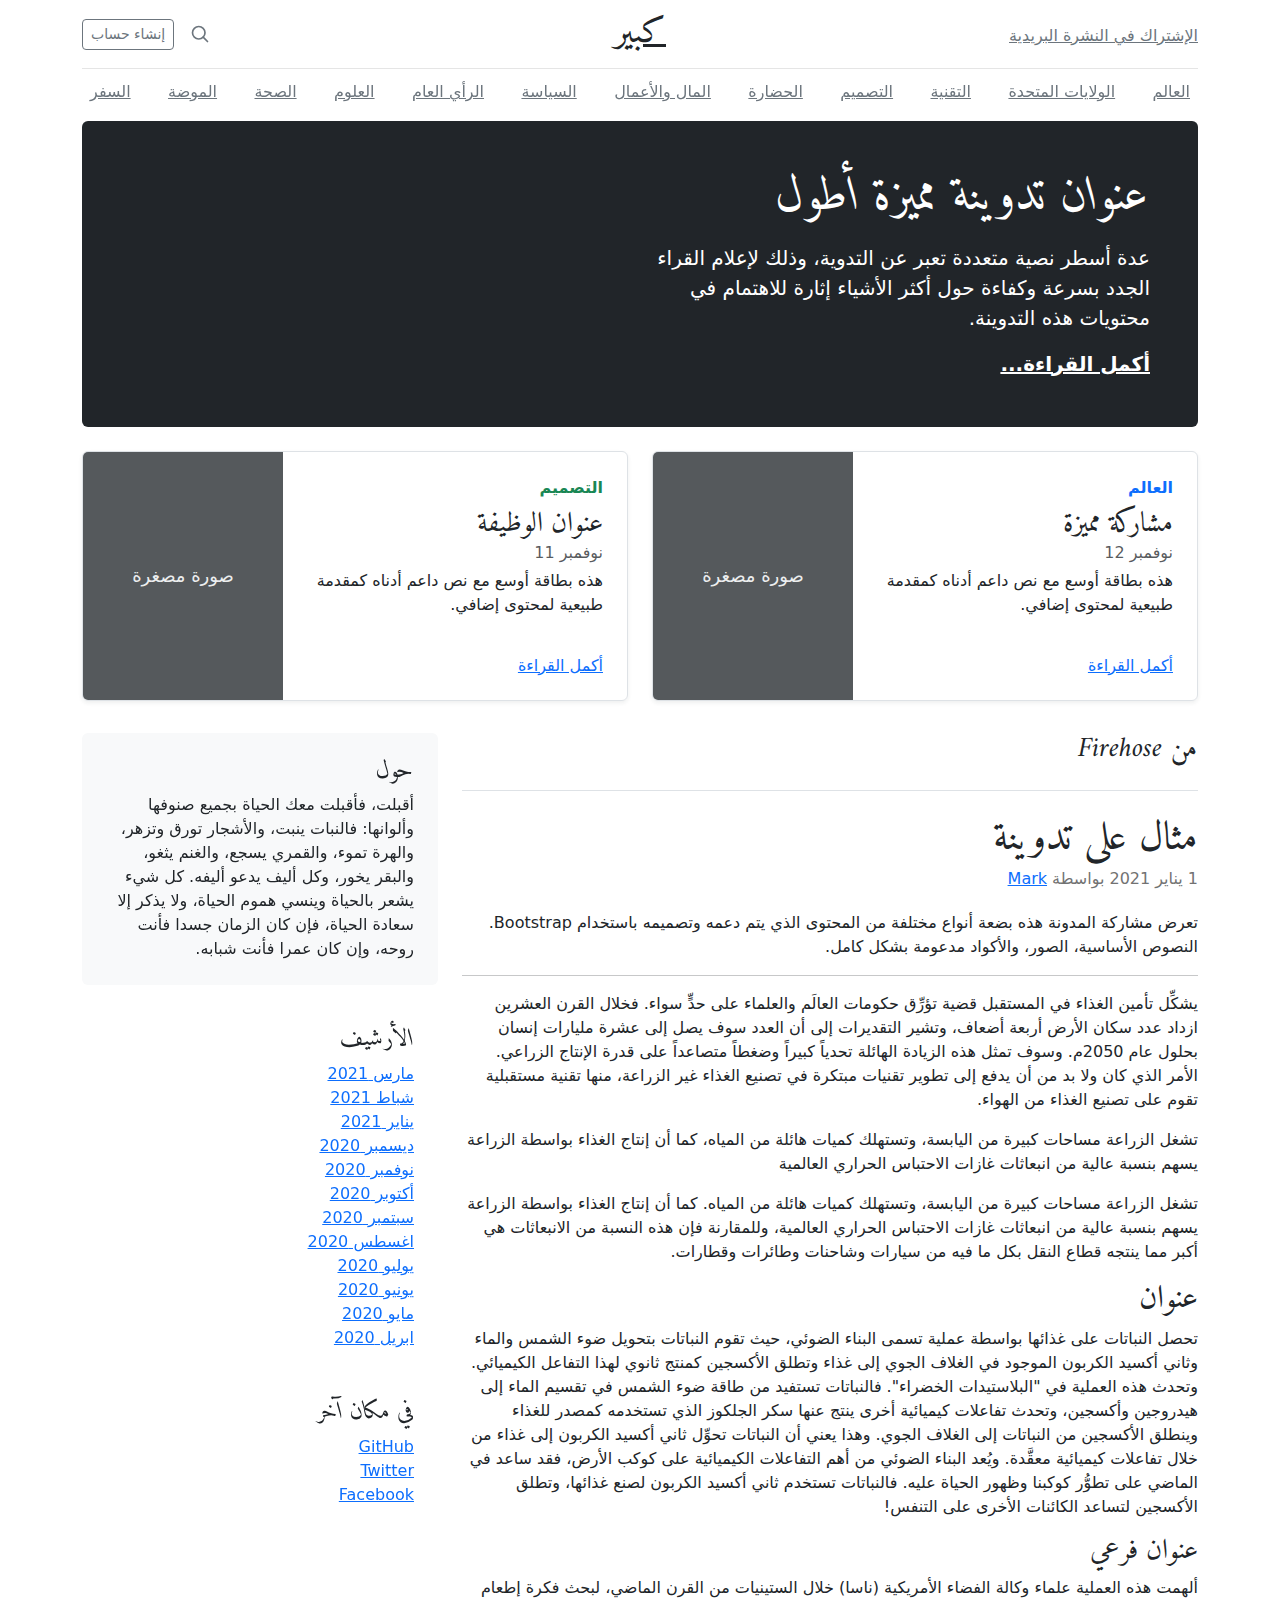
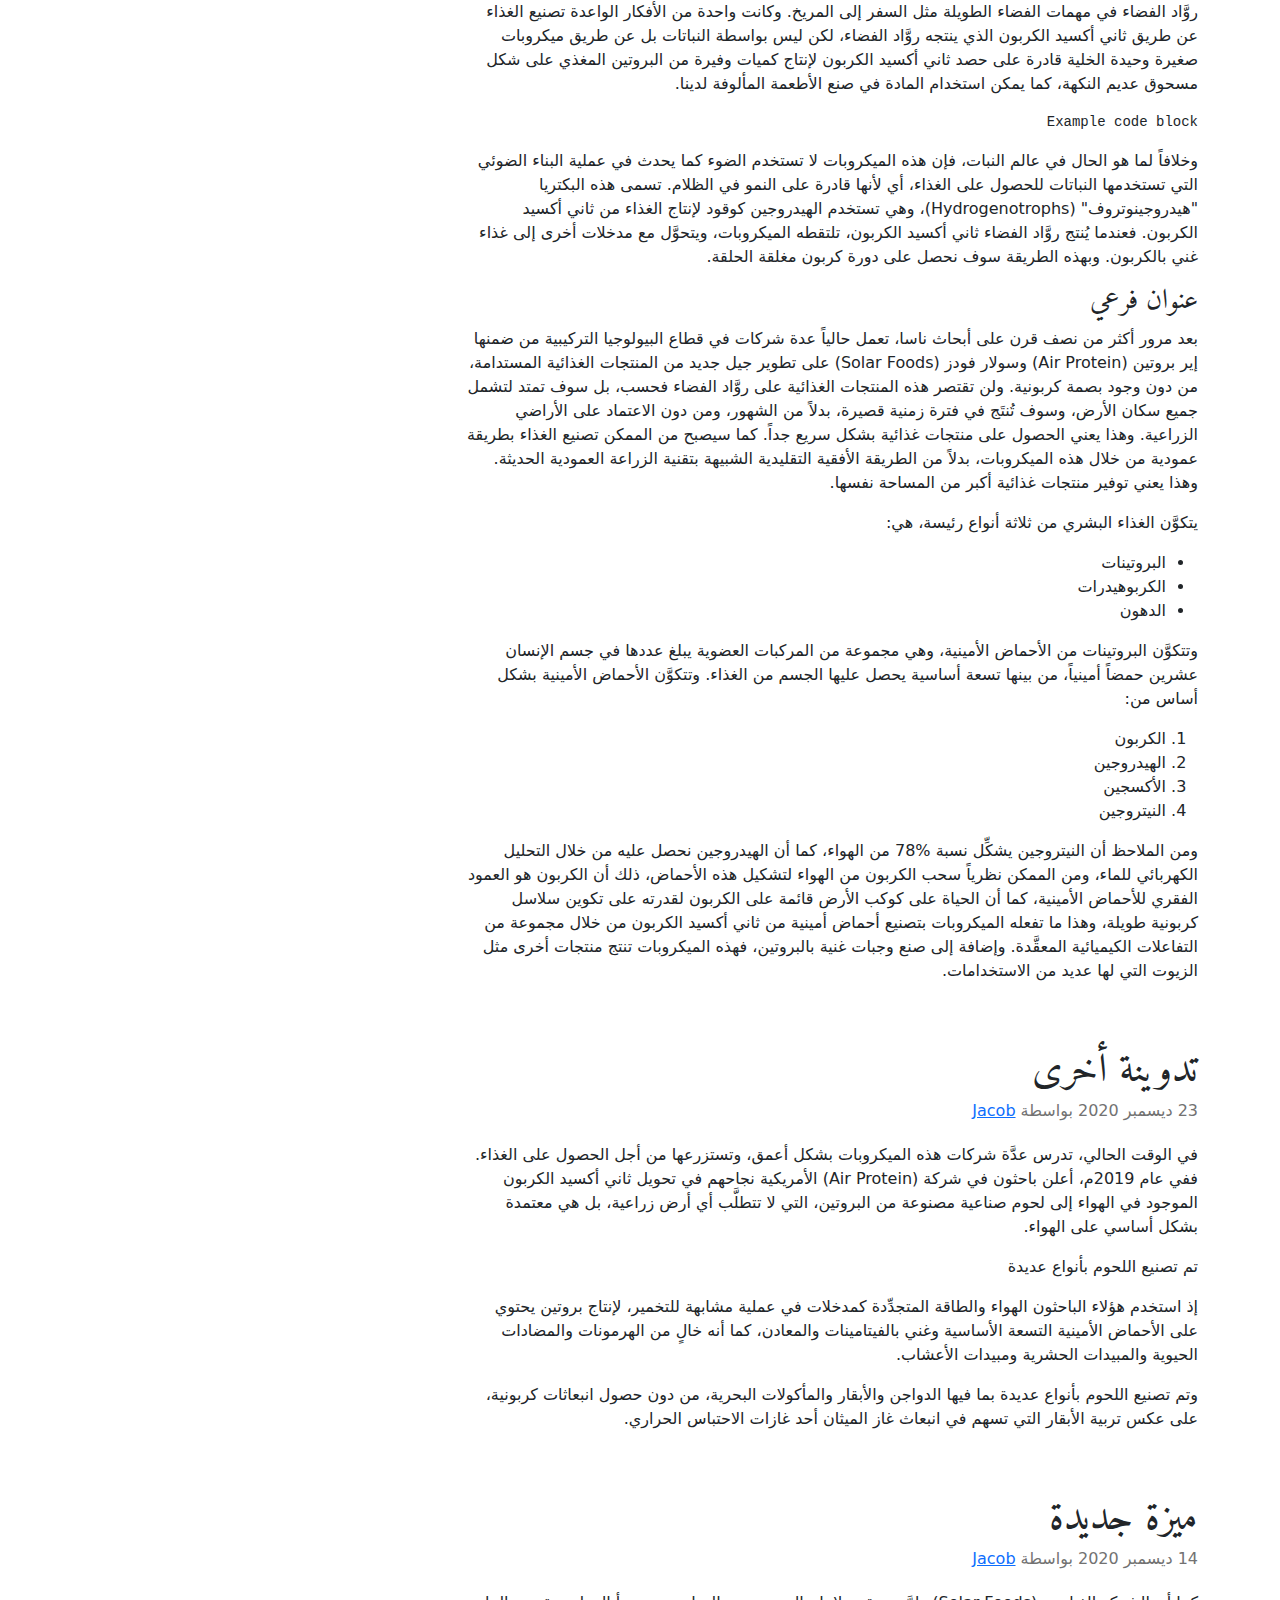
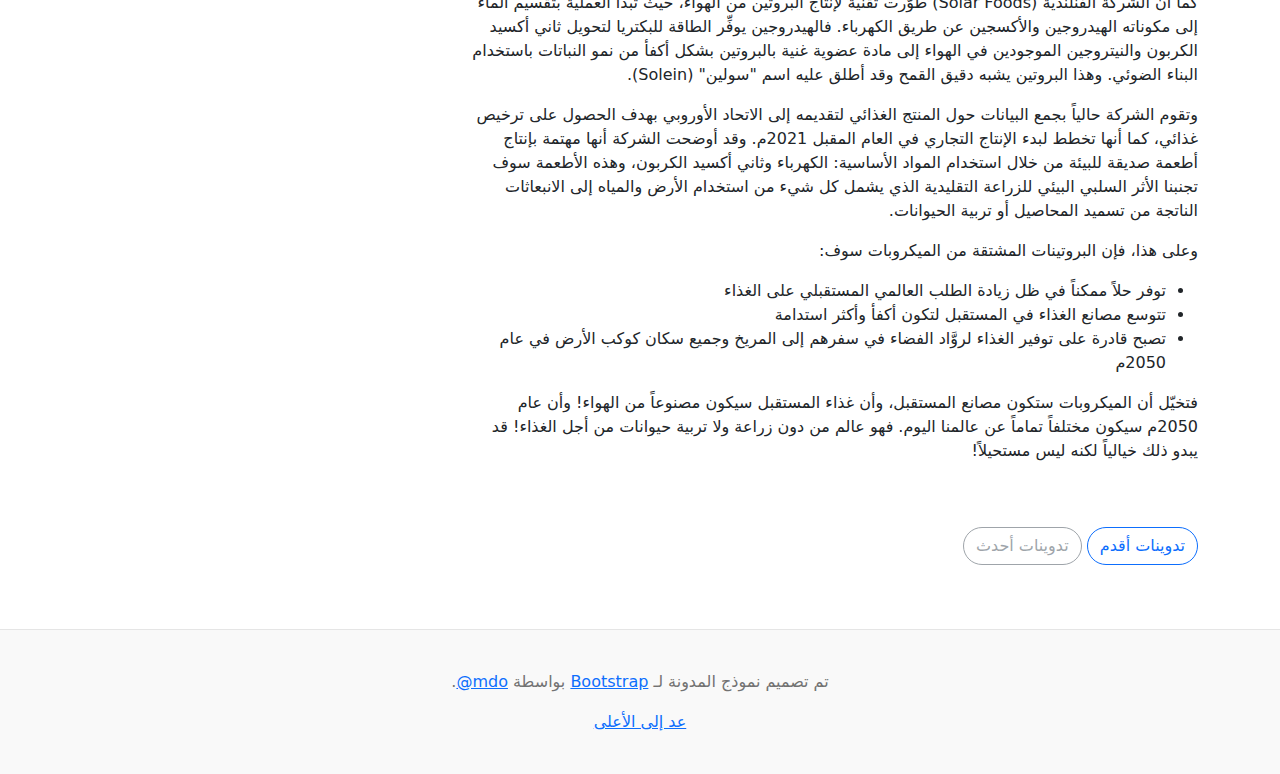
<file: bootstrap-5.3.0-alpha1-examples/blog-rtl/index.html>
<!doctype html>
<html lang="ar" dir="rtl">
  <head>
    <meta charset="utf-8">
    <meta name="viewport" content="width=device-width, initial-scale=1">
    <meta name="description" content="">
    <meta name="author" content="Mark Otto, Jacob Thornton, and Bootstrap contributors">
    <meta name="generator" content="Hugo 0.108.0">
    <title>قالب المدونة · Bootstrap v5.3</title>

    <link rel="canonical" href="https://getbootstrap.com/docs/5.3/examples/blog-rtl/">

    

    

<link href="../assets/dist/css/bootstrap.rtl.min.css" rel="stylesheet">

    <style>
      .bd-placeholder-img {
        font-size: 1.125rem;
        text-anchor: middle;
        -webkit-user-select: none;
        -moz-user-select: none;
        user-select: none;
      }

      @media (min-width: 768px) {
        .bd-placeholder-img-lg {
          font-size: 3.5rem;
        }
      }

      .b-example-divider {
        height: 3rem;
        background-color: rgba(0, 0, 0, .1);
        border: solid rgba(0, 0, 0, .15);
        border-width: 1px 0;
        box-shadow: inset 0 .5em 1.5em rgba(0, 0, 0, .1), inset 0 .125em .5em rgba(0, 0, 0, .15);
      }

      .b-example-vr {
        flex-shrink: 0;
        width: 1.5rem;
        height: 100vh;
      }

      .bi {
        vertical-align: -.125em;
        fill: currentColor;
      }

      .nav-scroller {
        position: relative;
        z-index: 2;
        height: 2.75rem;
        overflow-y: hidden;
      }

      .nav-scroller .nav {
        display: flex;
        flex-wrap: nowrap;
        padding-bottom: 1rem;
        margin-top: -1px;
        overflow-x: auto;
        text-align: center;
        white-space: nowrap;
        -webkit-overflow-scrolling: touch;
      }
    </style>

    
    <!-- Custom styles for this template -->
    <link href="https://fonts.googleapis.com/css?family=Amiri:wght@400;700&amp;display=swap" rel="stylesheet">
    <!-- Custom styles for this template -->
    <link href="../blog/blog.rtl.css" rel="stylesheet">
  </head>
  <body>
    
<div class="container">
  <header class="blog-header lh-1 py-3">
    <div class="row flex-nowrap justify-content-between align-items-center">
      <div class="col-4 pt-1">
        <a class="link-secondary" href="#">الإشتراك في النشرة البريدية</a>
      </div>
      <div class="col-4 text-center">
        <a class="blog-header-logo text-dark" href="#">كبير</a>
      </div>
      <div class="col-4 d-flex justify-content-end align-items-center">
        <a class="link-secondary" href="#" aria-label="بحث">
          <svg xmlns="http://www.w3.org/2000/svg" width="20" height="20" fill="none" stroke="currentColor" stroke-linecap="round" stroke-linejoin="round" stroke-width="2" class="mx-3" role="img" viewBox="0 0 24 24"><title>بحث</title><circle cx="10.5" cy="10.5" r="7.5"/><path d="M21 21l-5.2-5.2"/></svg>
        </a>
        <a class="btn btn-sm btn-outline-secondary" href="#">إنشاء حساب</a>
      </div>
    </div>
  </header>

  <div class="nav-scroller py-1 mb-2">
    <nav class="nav d-flex justify-content-between">
      <a class="p-2 link-secondary" href="#">العالم</a>
      <a class="p-2 link-secondary" href="#">الولايات المتحدة</a>
      <a class="p-2 link-secondary" href="#">التقنية</a>
      <a class="p-2 link-secondary" href="#">التصميم</a>
      <a class="p-2 link-secondary" href="#">الحضارة</a>
      <a class="p-2 link-secondary" href="#">المال والأعمال</a>
      <a class="p-2 link-secondary" href="#">السياسة</a>
      <a class="p-2 link-secondary" href="#">الرأي العام</a>
      <a class="p-2 link-secondary" href="#">العلوم</a>
      <a class="p-2 link-secondary" href="#">الصحة</a>
      <a class="p-2 link-secondary" href="#">الموضة</a>
      <a class="p-2 link-secondary" href="#">السفر</a>
    </nav>
  </div>
</div>

<main class="container">
  <div class="p-4 p-md-5 mb-4 rounded text-bg-dark">
    <div class="col-md-6 px-0">
      <h1 class="display-4 fst-italic">عنوان تدوينة مميزة أطول</h1>
      <p class="lead my-3">عدة أسطر نصية متعددة تعبر عن التدوية، وذلك لإعلام القراء الجدد بسرعة وكفاءة حول أكثر الأشياء إثارة للاهتمام في محتويات هذه التدوينة.</p>
      <p class="lead mb-0"><a href="#" class="text-white fw-bold">أكمل القراءة...</a></p>
    </div>
  </div>

  <div class="row mb-2">
    <div class="col-md-6">
      <div class="row g-0 border rounded overflow-hidden flex-md-row mb-4 shadow-sm h-md-250 position-relative">
        <div class="col p-4 d-flex flex-column position-static">
          <strong class="d-inline-block mb-2 text-primary">العالم</strong>
          <h3 class="mb-0">مشاركة مميزة</h3>
          <div class="mb-1 text-muted">نوفمبر 12</div>
          <p class="card-text mb-auto">هذه بطاقة أوسع مع نص داعم أدناه كمقدمة طبيعية لمحتوى إضافي.</p>
          <a href="#" class="stretched-link">أكمل القراءة</a>
        </div>
        <div class="col-auto d-none d-lg-block">
          <svg class="bd-placeholder-img" width="200" height="250" xmlns="http://www.w3.org/2000/svg" role="img" aria-label="Placeholder: صورة مصغرة" preserveAspectRatio="xMidYMid slice" focusable="false"><title>Placeholder</title><rect width="100%" height="100%" fill="#55595c"/><text x="50%" y="50%" fill="#eceeef" dy=".3em">صورة مصغرة</text></svg>
        </div>
      </div>
    </div>
    <div class="col-md-6">
      <div class="row g-0 border rounded overflow-hidden flex-md-row mb-4 shadow-sm h-md-250 position-relative">
        <div class="col p-4 d-flex flex-column position-static">
          <strong class="d-inline-block mb-2 text-success">التصميم</strong>
          <h3 class="mb-0">عنوان الوظيفة</h3>
          <div class="mb-1 text-muted">نوفمبر 11</div>
          <p class="mb-auto">هذه بطاقة أوسع مع نص داعم أدناه كمقدمة طبيعية لمحتوى إضافي.</p>
          <a href="#" class="stretched-link">أكمل القراءة</a>
        </div>
        <div class="col-auto d-none d-lg-block">
          <svg class="bd-placeholder-img" width="200" height="250" xmlns="http://www.w3.org/2000/svg" role="img" aria-label="Placeholder: صورة مصغرة" preserveAspectRatio="xMidYMid slice" focusable="false"><title>Placeholder</title><rect width="100%" height="100%" fill="#55595c"/><text x="50%" y="50%" fill="#eceeef" dy=".3em">صورة مصغرة</text></svg>
        </div>
      </div>
    </div>
  </div>

  <div class="row">
    <div class="col-md-8">
      <h3 class="pb-4 mb-4 fst-italic border-bottom">
        من Firehose
      </h3>

      <article class="blog-post">
        <h2 class="blog-post-title mb-1">مثال على تدوينة</h2>
        <p class="blog-post-meta">1 يناير 2021 بواسطة <a href="#"> Mark </a></p>

        <p>تعرض مشاركة المدونة هذه بضعة أنواع مختلفة من المحتوى الذي يتم دعمه وتصميمه باستخدام Bootstrap. النصوص الأساسية، الصور، والأكواد مدعومة بشكل كامل.</p>
        <hr>
        <p>يشكِّل تأمين الغذاء في المستقبل قضية تؤرِّق حكومات العالَم والعلماء على حدٍّ سواء. فخلال القرن العشرين ازداد عدد سكان الأرض أربعة أضعاف، وتشير التقديرات إلى أن العدد سوف يصل إلى عشرة مليارات إنسان بحلول عام 2050م. وسوف تمثل هذه الزيادة الهائلة تحدياً كبيراً وضغطاً متصاعداً على قدرة الإنتاج الزراعي. الأمر الذي كان ولا بد من أن يدفع إلى تطوير تقنيات مبتكرة في تصنيع الغذاء غير الزراعة، منها تقنية مستقبلية تقوم على تصنيع الغذاء من الهواء.</p>
        <blockquote>
          <p>تشغل الزراعة مساحات كبيرة من اليابسة، وتستهلك كميات هائلة من المياه، كما أن إنتاج الغذاء بواسطة الزراعة يسهم بنسبة عالية من انبعاثات غازات الاحتباس الحراري العالمية</p>
        </blockquote>
        <p>تشغل الزراعة مساحات كبيرة من اليابسة، وتستهلك كميات هائلة من المياه. كما أن إنتاج الغذاء بواسطة الزراعة يسهم بنسبة عالية من انبعاثات غازات الاحتباس الحراري العالمية، وللمقارنة فإن هذه النسبة من الانبعاثات هي أكبر مما ينتجه قطاع النقل بكل ما فيه من سيارات وشاحنات وطائرات وقطارات.</p>
        <h2>عنوان</h2>
        <p>تحصل النباتات على غذائها بواسطة عملية تسمى البناء الضوئي، حيث تقوم النباتات بتحويل ضوء الشمس والماء وثاني أكسيد الكربون الموجود في الغلاف الجوي إلى غذاء وتطلق الأكسجين كمنتج ثانوي لهذا التفاعل الكيميائي. وتحدث هذه العملية في "البلاستيدات الخضراء". فالنباتات تستفيد من طاقة ضوء الشمس في تقسيم الماء إلى هيدروجين وأكسجين، وتحدث تفاعلات كيميائية أخرى ينتج عنها سكر الجلكوز الذي تستخدمه كمصدر للغذاء وينطلق الأكسجين من النباتات إلى الغلاف الجوي. وهذا يعني أن النباتات تحوِّل ثاني أكسيد الكربون إلى غذاء من خلال تفاعلات كيميائية معقَّدة. ويُعد البناء الضوئي من أهم التفاعلات الكيميائية على كوكب الأرض، فقد ساعد في الماضي على تطوُّر كوكبنا وظهور الحياة عليه. فالنباتات تستخدم ثاني أكسيد الكربون لصنع غذائها، وتطلق الأكسجين لتساعد الكائنات الأخرى على التنفس!</p>
        <h3>عنوان فرعي</h3>
        <p>ألهمت هذه العملية علماء وكالة الفضاء الأمريكية (ناسا) خلال الستينيات من القرن الماضي، لبحث فكرة إطعام روَّاد الفضاء في مهمات الفضاء الطويلة مثل السفر إلى المريخ. وكانت واحدة من الأفكار الواعدة تصنيع الغذاء عن طريق ثاني أكسيد الكربون الذي ينتجه روَّاد الفضاء، لكن ليس بواسطة النباتات بل عن طريق ميكروبات صغيرة وحيدة الخلية قادرة على حصد ثاني أكسيد الكربون لإنتاج كميات وفيرة من البروتين المغذي على شكل مسحوق عديم النكهة، كما يمكن استخدام المادة في صنع الأطعمة المألوفة لدينا.</p>
        <pre><code>Example code block</code></pre>
        <p>وخلافاً لما هو الحال في عالم النبات، فإن هذه الميكروبات لا تستخدم الضوء كما يحدث في عملية البناء الضوئي التي تستخدمها النباتات للحصول على الغذاء، أي لأنها قادرة على النمو في الظلام. تسمى هذه البكتريا "هيدروجينوتروف" (Hydrogenotrophs)، وهي تستخدم الهيدروجين كوقود لإنتاج الغذاء من ثاني أكسيد الكربون. فعندما يُنتج روَّاد الفضاء ثاني أكسيد الكربون، تلتقطه الميكروبات، ويتحوَّل مع مدخلات أخرى إلى غذاء غني بالكربون. وبهذه الطريقة سوف نحصل على دورة كربون مغلقة الحلقة.</p>
        <h3>عنوان فرعي</h3>
        <p>بعد مرور أكثر من نصف قرن على أبحاث ناسا، تعمل حالياً عدة شركات في قطاع البيولوجيا التركيبية من ضمنها إير بروتين (Air Protein) وسولار فودز (Solar Foods) على تطوير جيل جديد من المنتجات الغذائية المستدامة، من دون وجود بصمة كربونية. ولن تقتصر هذه المنتجات الغذائية على روَّاد الفضاء فحسب، بل سوف تمتد لتشمل جميع سكان الأرض، وسوف تُنتَج في فترة زمنية قصيرة، بدلاً من الشهور، ومن دون الاعتماد على الأراضي الزراعية. وهذا يعني الحصول على منتجات غذائية بشكل سريع جداً. كما سيصبح من الممكن تصنيع الغذاء بطريقة عمودية من خلال هذه الميكروبات، بدلاً من الطريقة الأفقية التقليدية الشبيهة بتقنية الزراعة العمودية الحديثة. وهذا يعني توفير منتجات غذائية أكبر من المساحة نفسها.</p>
        <p>يتكوَّن الغذاء البشري من ثلاثة أنواع رئيسة، هي:</p>
        <ul>
          <li>البروتينات</li>
          <li>الكربوهيدرات</li>
          <li>الدهون</li>
        </ul>
        <p>وتتكوَّن البروتينات من الأحماض الأمينية، وهي مجموعة من المركبات العضوية يبلغ عددها في جسم الإنسان عشرين حمضاً أمينياً، من بينها تسعة أساسية يحصل عليها الجسم من الغذاء. وتتكوَّن الأحماض الأمينية بشكل أساس من:</p>
        <ol>
          <li>الكربون</li>
          <li>الهيدروجين</li>
          <li>الأكسجين</li>
          <li>النيتروجين</li>
        </ol>
        <p>ومن الملاحظ أن النيتروجين يشكِّل نسبة %78 من الهواء، كما أن الهيدروجين نحصل عليه من خلال التحليل الكهربائي للماء، ومن الممكن نظرياً سحب الكربون من الهواء لتشكيل هذه الأحماض، ذلك أن الكربون هو العمود الفقري للأحماض الأمينية، كما أن الحياة على كوكب الأرض قائمة على الكربون لقدرته على تكوين سلاسل كربونية طويلة، وهذا ما تفعله الميكروبات بتصنيع أحماض أمينية من ثاني أكسيد الكربون من خلال مجموعة من التفاعلات الكيميائية المعقَّدة. وإضافة إلى صنع وجبات غنية بالبروتين، فهذه الميكروبات تنتج منتجات أخرى مثل الزيوت التي لها عديد من الاستخدامات.</p>
      </article>

      <article class="blog-post">
        <h2 class="blog-post-title mb-1">تدوينة أخرى</h2>
        <p class="blog-post-meta">23 ديسمبر 2020 بواسطة <a href="#">Jacob</a></p>

        <p>في الوقت الحالي، تدرس عدَّة شركات هذه الميكروبات بشكل أعمق، وتستزرعها من أجل الحصول على الغذاء. ففي عام 2019م، أعلن باحثون في شركة (Air Protein) الأمريكية نجاحهم في تحويل ثاني أكسيد الكربون الموجود في الهواء إلى لحوم صناعية مصنوعة من البروتين، التي لا تتطلَّب أي أرض زراعية، بل هي معتمدة بشكل أساسي على الهواء.</p>
        <blockquote>
          <p>تم تصنيع اللحوم بأنواع عديدة</p>
        </blockquote>
        <p>إذ استخدم هؤلاء الباحثون الهواء والطاقة المتجدِّدة كمدخلات في عملية مشابهة للتخمير، لإنتاج بروتين يحتوي على الأحماض الأمينية التسعة الأساسية وغني بالفيتامينات والمعادن، كما أنه خالٍ من الهرمونات والمضادات الحيوية والمبيدات الحشرية ومبيدات الأعشاب.</p>
        <p> وتم تصنيع اللحوم بأنواع عديدة بما فيها الدواجن والأبقار والمأكولات البحرية، من دون حصول انبعاثات كربونية، على عكس تربية الأبقار التي تسهم في انبعاث غاز الميثان أحد غازات الاحتباس الحراري.</p>
      </article>

      <article class="blog-post">
        <h2 class="blog-post-title mb-1">ميزة جديدة</h2>
        <p class="blog-post-meta">14 ديسمبر 2020 بواسطة <a href="#">Jacob</a></p>

        <p>كما أن الشركة الفنلندية (Solar Foods) طوَّرت تقنية لإنتاج البروتين من الهواء، حيث تبدأ العملية بتقسيم الماء إلى مكوناته الهيدروجين والأكسجين عن طريق الكهرباء. فالهيدروجين يوفِّر الطاقة للبكتريا لتحويل ثاني أكسيد الكربون والنيتروجين الموجودين في الهواء إلى مادة عضوية غنية بالبروتين بشكل أكفأ من نمو النباتات باستخدام البناء الضوئي. وهذا البروتين يشبه دقيق القمح وقد أطلق عليه اسم "سولين" (Solein).</p>
        <p>وتقوم الشركة حالياً بجمع البيانات حول المنتج الغذائي لتقديمه إلى الاتحاد الأوروبي بهدف الحصول على ترخيص غذائي، كما أنها تخطط لبدء الإنتاج التجاري في العام المقبل 2021م. وقد أوضحت الشركة أنها مهتمة بإنتاج أطعمة صديقة للبيئة من خلال استخدام المواد الأساسية: الكهرباء وثاني أكسيد الكربون، وهذه الأطعمة سوف تجنبنا الأثر السلبي البيئي للزراعة التقليدية الذي يشمل كل شيء من استخدام الأرض والمياه إلى الانبعاثات الناتجة من تسميد المحاصيل أو تربية الحيوانات.</p>
        <p>وعلى هذا، فإن البروتينات المشتقة من الميكروبات سوف:</p>
        <ul>
          <li>توفر حلاً ممكناً في ظل زيادة الطلب العالمي المستقبلي على الغذاء</li>
          <li>تتوسع مصانع الغذاء في المستقبل لتكون أكفأ وأكثر استدامة</li>
          <li>تصبح قادرة على توفير الغذاء لروَّاد الفضاء في سفرهم إلى المريخ وجميع سكان كوكب الأرض في عام 2050م</li>
        </ul>
        <p>فتخيّل أن الميكروبات ستكون مصانع المستقبل، وأن غذاء المستقبل سيكون مصنوعاً من الهواء! وأن عام 2050م سيكون مختلفاً تماماً عن عالمنا اليوم. فهو عالم من دون زراعة ولا تربية حيوانات من أجل الغذاء! قد يبدو ذلك خيالياً لكنه ليس مستحيلاً!</p>
      </article>

      <nav class="blog-pagination" aria-label="Pagination">
        <a class="btn btn-outline-primary rounded-pill" href="#">تدوينات أقدم</a>
        <a class="btn btn-outline-secondary rounded-pill disabled">تدوينات أحدث</a>
      </nav>

    </div>

    <div class="col-md-4">
      <div class="position-sticky" style="top: 2rem;">
        <div class="p-4 mb-3 bg-light rounded">
          <h4 class="fst-italic">حول</h4>
          <p class="mb-0">أقبلت، فأقبلت معك الحياة بجميع صنوفها وألوانها: فالنبات ينبت، والأشجار تورق وتزهر، والهرة تموء، والقمري يسجع، والغنم يثغو، والبقر يخور، وكل أليف يدعو أليفه. كل شيء يشعر بالحياة وينسي هموم الحياة، ولا يذكر إلا سعادة الحياة، فإن كان الزمان جسدا فأنت روحه، وإن كان عمرا فأنت شبابه.</p>
        </div>

        <div class="p-4">
          <h4 class="fst-italic">الأرشيف</h4>
          <ol class="list-unstyled mb-0">
            <li><a href="#">مارس 2021</a></li>
            <li><a href="#">شباط 2021</a></li>
            <li><a href="#">يناير 2021</a></li>
            <li><a href="#">ديسمبر 2020</a></li>
            <li><a href="#">نوفمبر 2020</a></li>
            <li><a href="#">أكتوبر 2020</a></li>
            <li><a href="#">سبتمبر 2020</a></li>
            <li><a href="#">اغسطس 2020</a></li>
            <li><a href="#">يوليو 2020</a></li>
            <li><a href="#">يونيو 2020</a></li>
            <li><a href="#">مايو 2020</a></li>
            <li><a href="#">ابريل 2020</a></li>
          </ol>
        </div>

        <div class="p-4">
          <h4 class="fst-italic">في مكان آخر</h4>
          <ol class="list-unstyled">
            <li><a href="#">GitHub</a></li>
            <li><a href="#">Twitter</a></li>
            <li><a href="#">Facebook</a></li>
          </ol>
        </div>
      </div>
    </div>
  </div>

</main>

<footer class="blog-footer">
  <p>تم تصميم نموذج المدونة لـ <a href="https://getbootstrap.com/">Bootstrap</a> بواسطة <a href="https://twitter.com/mdo"><bdi lang="en" dir="ltr">@mdo</bdi></a>.</p>
  <p>
    <a href="#">عد إلى الأعلى</a>
  </p>
</footer>


    
  </body>
</html>
</file>
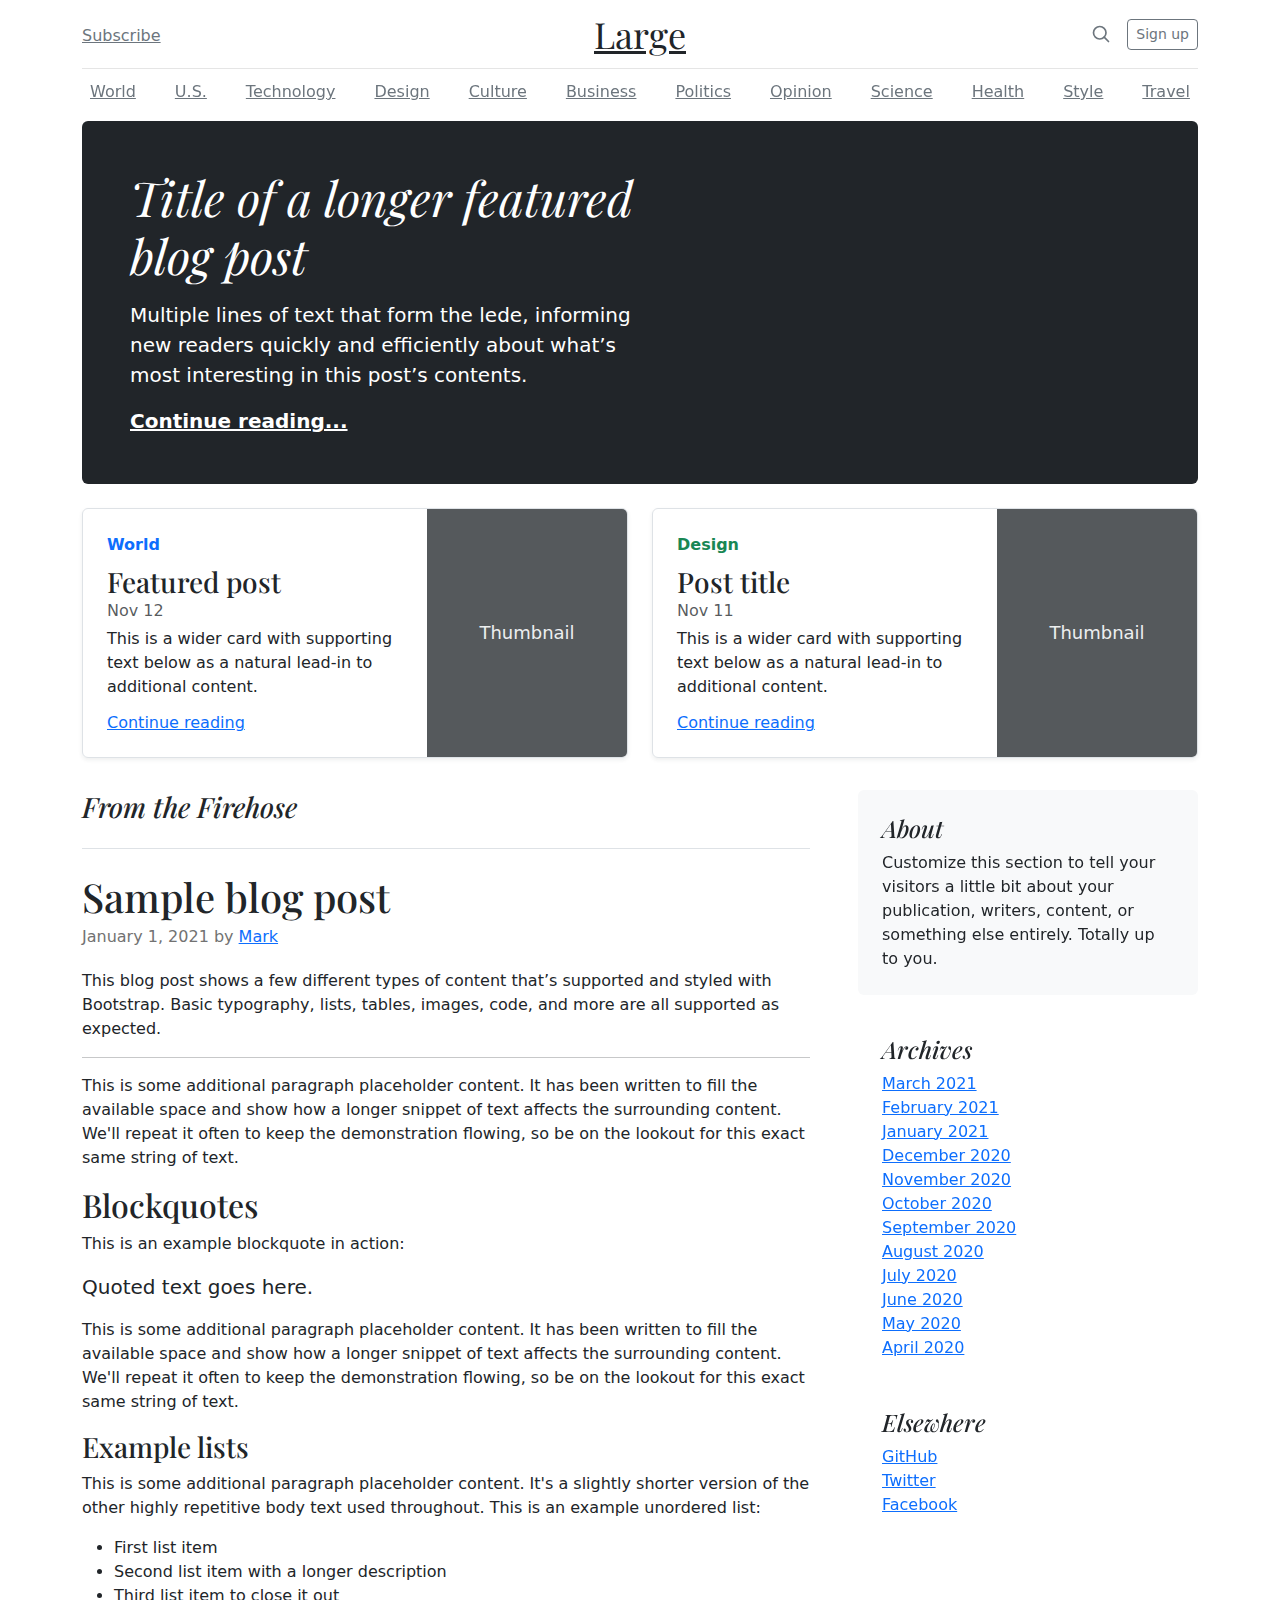
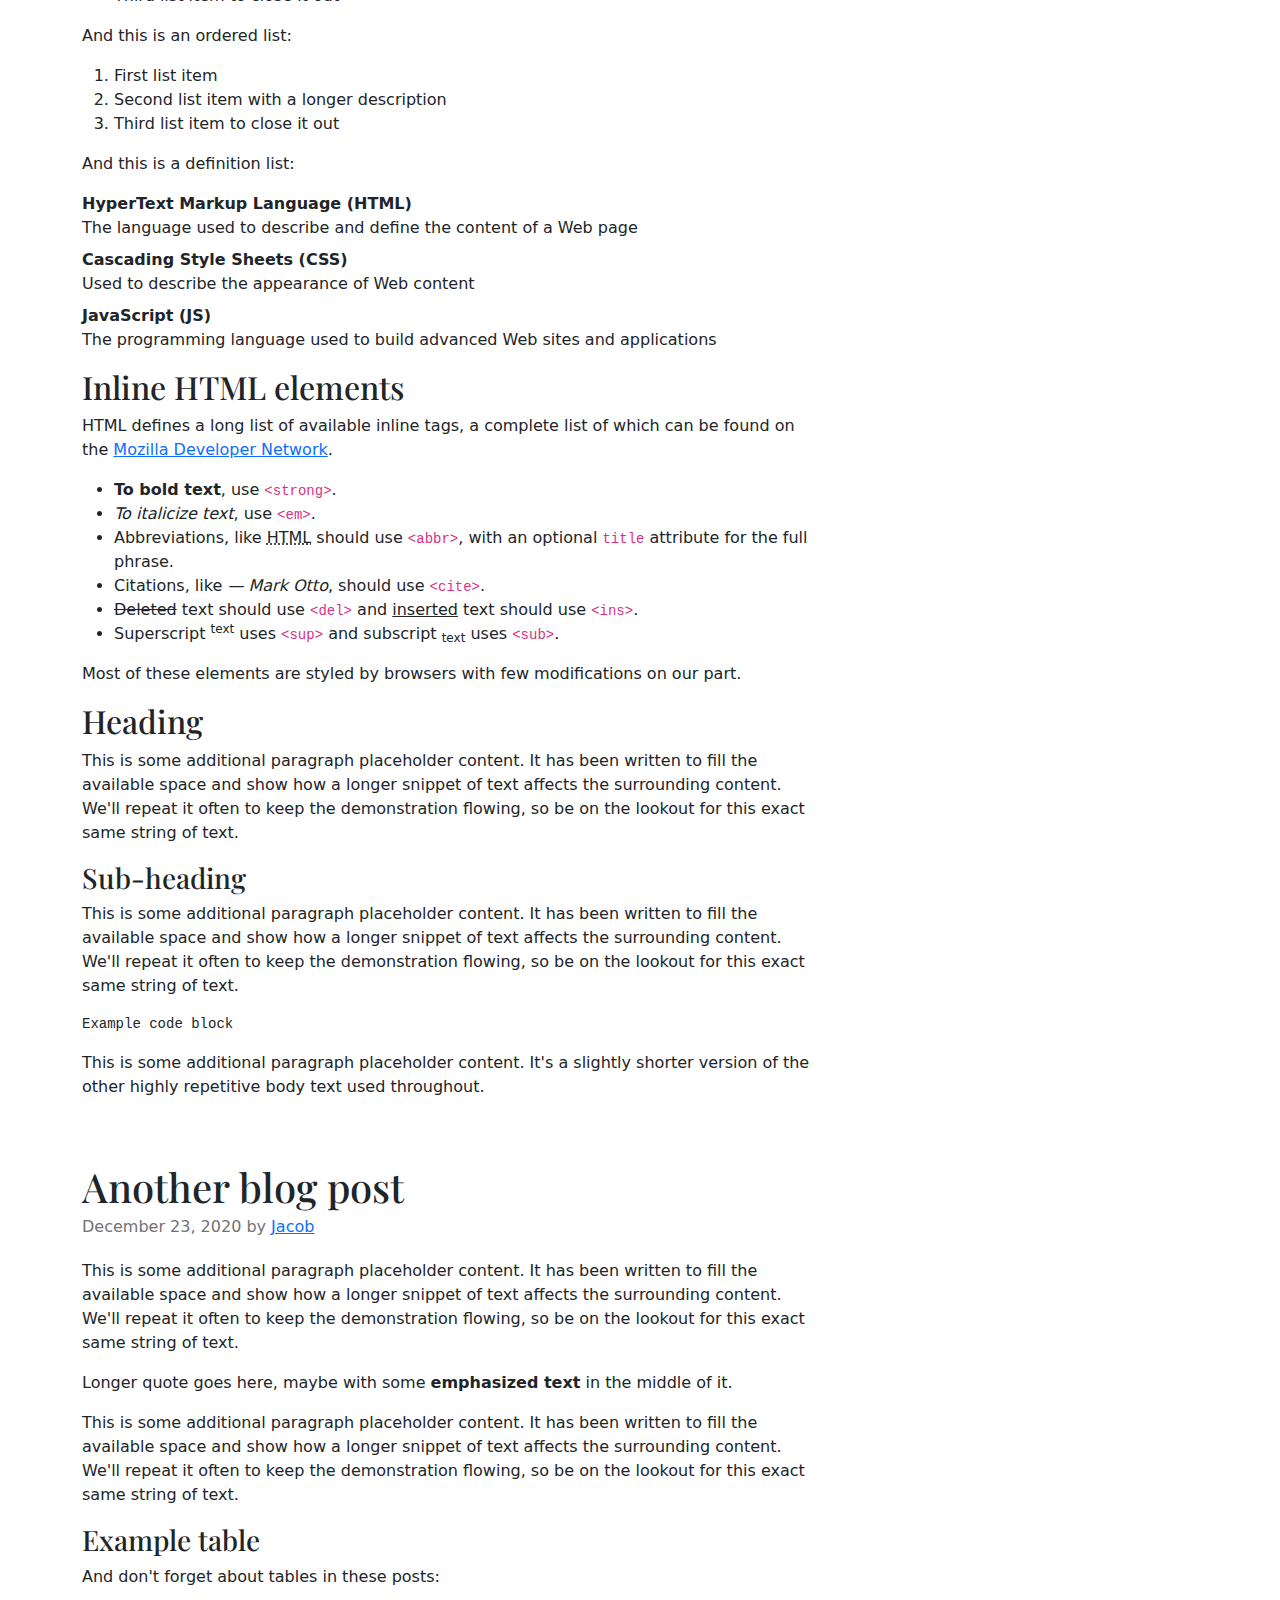
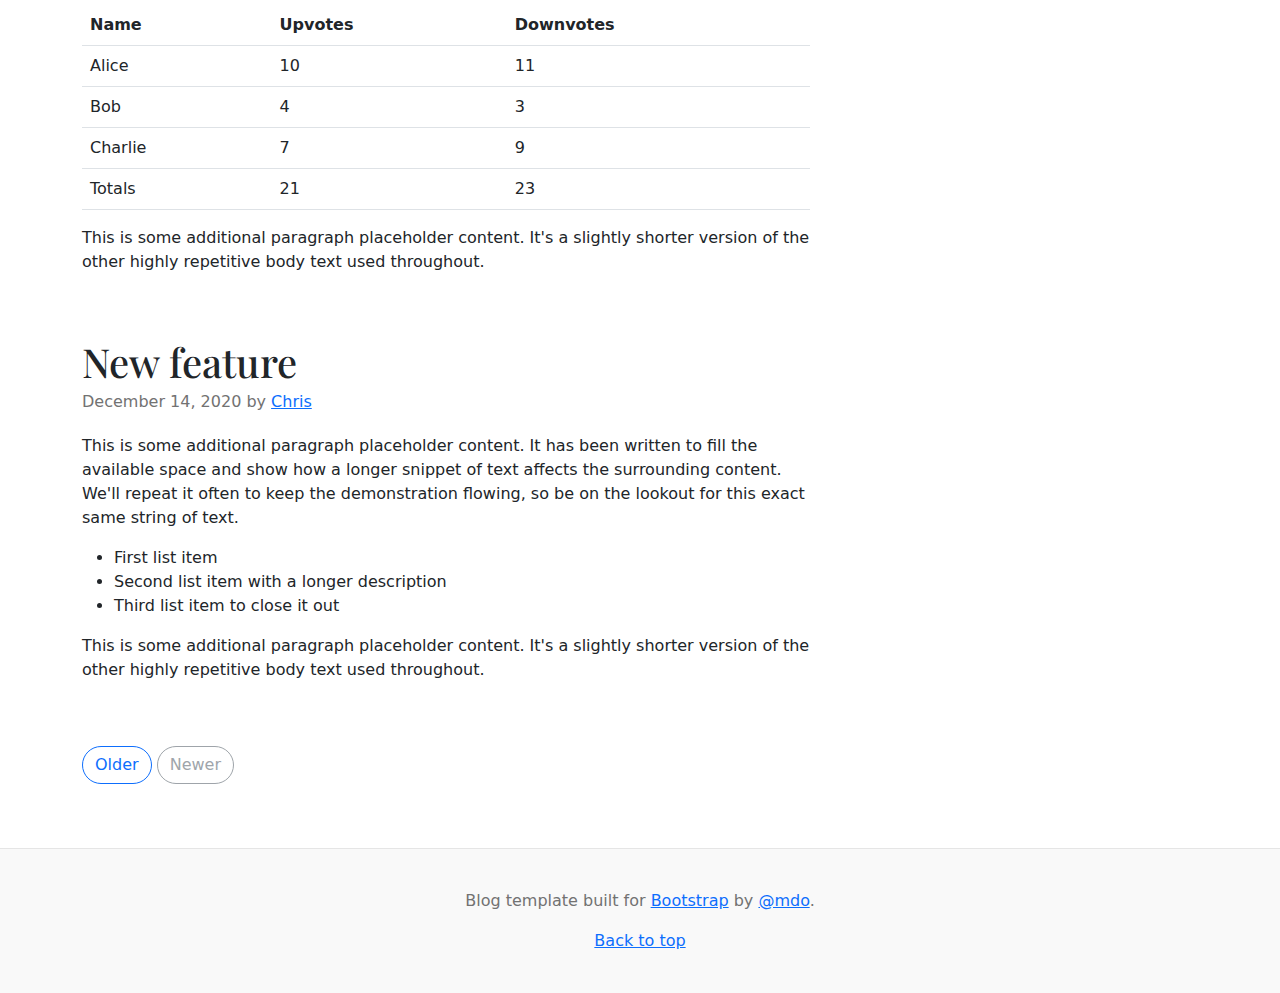
<file: bootstrap-5.3.0-alpha1-examples/blog/index.html>
<!doctype html>
<html lang="en">
  <head>
    <meta charset="utf-8">
    <meta name="viewport" content="width=device-width, initial-scale=1">
    <meta name="description" content="">
    <meta name="author" content="Mark Otto, Jacob Thornton, and Bootstrap contributors">
    <meta name="generator" content="Hugo 0.108.0">
    <title>Blog Template · Bootstrap v5.3</title>

    <link rel="canonical" href="https://getbootstrap.com/docs/5.3/examples/blog/">

    

    

<link href="../assets/dist/css/bootstrap.min.css" rel="stylesheet">

    <style>
      .bd-placeholder-img {
        font-size: 1.125rem;
        text-anchor: middle;
        -webkit-user-select: none;
        -moz-user-select: none;
        user-select: none;
      }

      @media (min-width: 768px) {
        .bd-placeholder-img-lg {
          font-size: 3.5rem;
        }
      }

      .b-example-divider {
        height: 3rem;
        background-color: rgba(0, 0, 0, .1);
        border: solid rgba(0, 0, 0, .15);
        border-width: 1px 0;
        box-shadow: inset 0 .5em 1.5em rgba(0, 0, 0, .1), inset 0 .125em .5em rgba(0, 0, 0, .15);
      }

      .b-example-vr {
        flex-shrink: 0;
        width: 1.5rem;
        height: 100vh;
      }

      .bi {
        vertical-align: -.125em;
        fill: currentColor;
      }

      .nav-scroller {
        position: relative;
        z-index: 2;
        height: 2.75rem;
        overflow-y: hidden;
      }

      .nav-scroller .nav {
        display: flex;
        flex-wrap: nowrap;
        padding-bottom: 1rem;
        margin-top: -1px;
        overflow-x: auto;
        text-align: center;
        white-space: nowrap;
        -webkit-overflow-scrolling: touch;
      }
    </style>

    
    <!-- Custom styles for this template -->
    <link href="https://fonts.googleapis.com/css?family=Playfair&#43;Display:700,900&amp;display=swap" rel="stylesheet">
    <!-- Custom styles for this template -->
    <link href="blog.css" rel="stylesheet">
  </head>
  <body>
    
<div class="container">
  <header class="blog-header lh-1 py-3">
    <div class="row flex-nowrap justify-content-between align-items-center">
      <div class="col-4 pt-1">
        <a class="link-secondary" href="#">Subscribe</a>
      </div>
      <div class="col-4 text-center">
        <a class="blog-header-logo text-dark" href="#">Large</a>
      </div>
      <div class="col-4 d-flex justify-content-end align-items-center">
        <a class="link-secondary" href="#" aria-label="Search">
          <svg xmlns="http://www.w3.org/2000/svg" width="20" height="20" fill="none" stroke="currentColor" stroke-linecap="round" stroke-linejoin="round" stroke-width="2" class="mx-3" role="img" viewBox="0 0 24 24"><title>Search</title><circle cx="10.5" cy="10.5" r="7.5"/><path d="M21 21l-5.2-5.2"/></svg>
        </a>
        <a class="btn btn-sm btn-outline-secondary" href="#">Sign up</a>
      </div>
    </div>
  </header>

  <div class="nav-scroller py-1 mb-2">
    <nav class="nav d-flex justify-content-between">
      <a class="p-2 link-secondary" href="#">World</a>
      <a class="p-2 link-secondary" href="#">U.S.</a>
      <a class="p-2 link-secondary" href="#">Technology</a>
      <a class="p-2 link-secondary" href="#">Design</a>
      <a class="p-2 link-secondary" href="#">Culture</a>
      <a class="p-2 link-secondary" href="#">Business</a>
      <a class="p-2 link-secondary" href="#">Politics</a>
      <a class="p-2 link-secondary" href="#">Opinion</a>
      <a class="p-2 link-secondary" href="#">Science</a>
      <a class="p-2 link-secondary" href="#">Health</a>
      <a class="p-2 link-secondary" href="#">Style</a>
      <a class="p-2 link-secondary" href="#">Travel</a>
    </nav>
  </div>
</div>

<main class="container">
  <div class="p-4 p-md-5 mb-4 rounded text-bg-dark">
    <div class="col-md-6 px-0">
      <h1 class="display-4 fst-italic">Title of a longer featured blog post</h1>
      <p class="lead my-3">Multiple lines of text that form the lede, informing new readers quickly and efficiently about what’s most interesting in this post’s contents.</p>
      <p class="lead mb-0"><a href="#" class="text-white fw-bold">Continue reading...</a></p>
    </div>
  </div>

  <div class="row mb-2">
    <div class="col-md-6">
      <div class="row g-0 border rounded overflow-hidden flex-md-row mb-4 shadow-sm h-md-250 position-relative">
        <div class="col p-4 d-flex flex-column position-static">
          <strong class="d-inline-block mb-2 text-primary">World</strong>
          <h3 class="mb-0">Featured post</h3>
          <div class="mb-1 text-muted">Nov 12</div>
          <p class="card-text mb-auto">This is a wider card with supporting text below as a natural lead-in to additional content.</p>
          <a href="#" class="stretched-link">Continue reading</a>
        </div>
        <div class="col-auto d-none d-lg-block">
          <svg class="bd-placeholder-img" width="200" height="250" xmlns="http://www.w3.org/2000/svg" role="img" aria-label="Placeholder: Thumbnail" preserveAspectRatio="xMidYMid slice" focusable="false"><title>Placeholder</title><rect width="100%" height="100%" fill="#55595c"/><text x="50%" y="50%" fill="#eceeef" dy=".3em">Thumbnail</text></svg>
        </div>
      </div>
    </div>
    <div class="col-md-6">
      <div class="row g-0 border rounded overflow-hidden flex-md-row mb-4 shadow-sm h-md-250 position-relative">
        <div class="col p-4 d-flex flex-column position-static">
          <strong class="d-inline-block mb-2 text-success">Design</strong>
          <h3 class="mb-0">Post title</h3>
          <div class="mb-1 text-muted">Nov 11</div>
          <p class="mb-auto">This is a wider card with supporting text below as a natural lead-in to additional content.</p>
          <a href="#" class="stretched-link">Continue reading</a>
        </div>
        <div class="col-auto d-none d-lg-block">
          <svg class="bd-placeholder-img" width="200" height="250" xmlns="http://www.w3.org/2000/svg" role="img" aria-label="Placeholder: Thumbnail" preserveAspectRatio="xMidYMid slice" focusable="false"><title>Placeholder</title><rect width="100%" height="100%" fill="#55595c"/><text x="50%" y="50%" fill="#eceeef" dy=".3em">Thumbnail</text></svg>
        </div>
      </div>
    </div>
  </div>

  <div class="row g-5">
    <div class="col-md-8">
      <h3 class="pb-4 mb-4 fst-italic border-bottom">
        From the Firehose
      </h3>

      <article class="blog-post">
        <h2 class="blog-post-title mb-1">Sample blog post</h2>
        <p class="blog-post-meta">January 1, 2021 by <a href="#">Mark</a></p>

        <p>This blog post shows a few different types of content that’s supported and styled with Bootstrap. Basic typography, lists, tables, images, code, and more are all supported as expected.</p>
        <hr>
        <p>This is some additional paragraph placeholder content. It has been written to fill the available space and show how a longer snippet of text affects the surrounding content. We'll repeat it often to keep the demonstration flowing, so be on the lookout for this exact same string of text.</p>
        <h2>Blockquotes</h2>
        <p>This is an example blockquote in action:</p>
        <blockquote class="blockquote">
          <p>Quoted text goes here.</p>
        </blockquote>
        <p>This is some additional paragraph placeholder content. It has been written to fill the available space and show how a longer snippet of text affects the surrounding content. We'll repeat it often to keep the demonstration flowing, so be on the lookout for this exact same string of text.</p>
        <h3>Example lists</h3>
        <p>This is some additional paragraph placeholder content. It's a slightly shorter version of the other highly repetitive body text used throughout. This is an example unordered list:</p>
        <ul>
          <li>First list item</li>
          <li>Second list item with a longer description</li>
          <li>Third list item to close it out</li>
        </ul>
        <p>And this is an ordered list:</p>
        <ol>
          <li>First list item</li>
          <li>Second list item with a longer description</li>
          <li>Third list item to close it out</li>
        </ol>
        <p>And this is a definition list:</p>
        <dl>
          <dt>HyperText Markup Language (HTML)</dt>
          <dd>The language used to describe and define the content of a Web page</dd>
          <dt>Cascading Style Sheets (CSS)</dt>
          <dd>Used to describe the appearance of Web content</dd>
          <dt>JavaScript (JS)</dt>
          <dd>The programming language used to build advanced Web sites and applications</dd>
        </dl>
        <h2>Inline HTML elements</h2>
        <p>HTML defines a long list of available inline tags, a complete list of which can be found on the <a href="https://developer.mozilla.org/en-US/docs/Web/HTML/Element">Mozilla Developer Network</a>.</p>
        <ul>
          <li><strong>To bold text</strong>, use <code class="language-plaintext highlighter-rouge">&lt;strong&gt;</code>.</li>
          <li><em>To italicize text</em>, use <code class="language-plaintext highlighter-rouge">&lt;em&gt;</code>.</li>
          <li>Abbreviations, like <abbr title="HyperText Markup Language">HTML</abbr> should use <code class="language-plaintext highlighter-rouge">&lt;abbr&gt;</code>, with an optional <code class="language-plaintext highlighter-rouge">title</code> attribute for the full phrase.</li>
          <li>Citations, like <cite>— Mark Otto</cite>, should use <code class="language-plaintext highlighter-rouge">&lt;cite&gt;</code>.</li>
          <li><del>Deleted</del> text should use <code class="language-plaintext highlighter-rouge">&lt;del&gt;</code> and <ins>inserted</ins> text should use <code class="language-plaintext highlighter-rouge">&lt;ins&gt;</code>.</li>
          <li>Superscript <sup>text</sup> uses <code class="language-plaintext highlighter-rouge">&lt;sup&gt;</code> and subscript <sub>text</sub> uses <code class="language-plaintext highlighter-rouge">&lt;sub&gt;</code>.</li>
        </ul>
        <p>Most of these elements are styled by browsers with few modifications on our part.</p>
        <h2>Heading</h2>
        <p>This is some additional paragraph placeholder content. It has been written to fill the available space and show how a longer snippet of text affects the surrounding content. We'll repeat it often to keep the demonstration flowing, so be on the lookout for this exact same string of text.</p>
        <h3>Sub-heading</h3>
        <p>This is some additional paragraph placeholder content. It has been written to fill the available space and show how a longer snippet of text affects the surrounding content. We'll repeat it often to keep the demonstration flowing, so be on the lookout for this exact same string of text.</p>
        <pre><code>Example code block</code></pre>
        <p>This is some additional paragraph placeholder content. It's a slightly shorter version of the other highly repetitive body text used throughout.</p>
      </article>

      <article class="blog-post">
        <h2 class="blog-post-title mb-1">Another blog post</h2>
        <p class="blog-post-meta">December 23, 2020 by <a href="#">Jacob</a></p>

        <p>This is some additional paragraph placeholder content. It has been written to fill the available space and show how a longer snippet of text affects the surrounding content. We'll repeat it often to keep the demonstration flowing, so be on the lookout for this exact same string of text.</p>
        <blockquote>
          <p>Longer quote goes here, maybe with some <strong>emphasized text</strong> in the middle of it.</p>
        </blockquote>
        <p>This is some additional paragraph placeholder content. It has been written to fill the available space and show how a longer snippet of text affects the surrounding content. We'll repeat it often to keep the demonstration flowing, so be on the lookout for this exact same string of text.</p>
        <h3>Example table</h3>
        <p>And don't forget about tables in these posts:</p>
        <table class="table">
          <thead>
            <tr>
              <th>Name</th>
              <th>Upvotes</th>
              <th>Downvotes</th>
            </tr>
          </thead>
          <tbody>
            <tr>
              <td>Alice</td>
              <td>10</td>
              <td>11</td>
            </tr>
            <tr>
              <td>Bob</td>
              <td>4</td>
              <td>3</td>
            </tr>
            <tr>
              <td>Charlie</td>
              <td>7</td>
              <td>9</td>
            </tr>
          </tbody>
          <tfoot>
            <tr>
              <td>Totals</td>
              <td>21</td>
              <td>23</td>
            </tr>
          </tfoot>
        </table>

        <p>This is some additional paragraph placeholder content. It's a slightly shorter version of the other highly repetitive body text used throughout.</p>
      </article>

      <article class="blog-post">
        <h2 class="blog-post-title mb-1">New feature</h2>
        <p class="blog-post-meta">December 14, 2020 by <a href="#">Chris</a></p>

        <p>This is some additional paragraph placeholder content. It has been written to fill the available space and show how a longer snippet of text affects the surrounding content. We'll repeat it often to keep the demonstration flowing, so be on the lookout for this exact same string of text.</p>
        <ul>
          <li>First list item</li>
          <li>Second list item with a longer description</li>
          <li>Third list item to close it out</li>
        </ul>
        <p>This is some additional paragraph placeholder content. It's a slightly shorter version of the other highly repetitive body text used throughout.</p>
      </article>

      <nav class="blog-pagination" aria-label="Pagination">
        <a class="btn btn-outline-primary rounded-pill" href="#">Older</a>
        <a class="btn btn-outline-secondary rounded-pill disabled">Newer</a>
      </nav>

    </div>

    <div class="col-md-4">
      <div class="position-sticky" style="top: 2rem;">
        <div class="p-4 mb-3 bg-light rounded">
          <h4 class="fst-italic">About</h4>
          <p class="mb-0">Customize this section to tell your visitors a little bit about your publication, writers, content, or something else entirely. Totally up to you.</p>
        </div>

        <div class="p-4">
          <h4 class="fst-italic">Archives</h4>
          <ol class="list-unstyled mb-0">
            <li><a href="#">March 2021</a></li>
            <li><a href="#">February 2021</a></li>
            <li><a href="#">January 2021</a></li>
            <li><a href="#">December 2020</a></li>
            <li><a href="#">November 2020</a></li>
            <li><a href="#">October 2020</a></li>
            <li><a href="#">September 2020</a></li>
            <li><a href="#">August 2020</a></li>
            <li><a href="#">July 2020</a></li>
            <li><a href="#">June 2020</a></li>
            <li><a href="#">May 2020</a></li>
            <li><a href="#">April 2020</a></li>
          </ol>
        </div>

        <div class="p-4">
          <h4 class="fst-italic">Elsewhere</h4>
          <ol class="list-unstyled">
            <li><a href="#">GitHub</a></li>
            <li><a href="#">Twitter</a></li>
            <li><a href="#">Facebook</a></li>
          </ol>
        </div>
      </div>
    </div>
  </div>

</main>

<footer class="blog-footer">
  <p>Blog template built for <a href="https://getbootstrap.com/">Bootstrap</a> by <a href="https://twitter.com/mdo">@mdo</a>.</p>
  <p>
    <a href="#">Back to top</a>
  </p>
</footer>


    
  </body>
</html>
</file>
<file: bootstrap-5.3.0-alpha1-examples/blog/blog.rtl.css>
/* stylelint-disable selector-list-comma-newline-after */

.blog-header {
  border-bottom: 1px solid #e5e5e5;
}

.blog-header-logo {
  font-family: Amiri, Georgia, "Times New Roman", serif;
  font-size: 2.25rem;
}

.blog-header-logo:hover {
  text-decoration: none;
}

h1, h2, h3, h4, h5, h6 {
  font-family: Amiri, Georgia, "Times New Roman", serif;
}

.display-4 {
  font-size: 2.5rem;
}
@media (min-width: 768px) {
  .display-4 {
    font-size: 3rem;
  }
}

.flex-auto {
  flex: 0 0 auto;
}

.h-250 { height: 250px; }
@media (min-width: 768px) {
  .h-md-250 { height: 250px; }
}

/* Pagination */
.blog-pagination {
  margin-bottom: 4rem;
}

/*
 * Blog posts
 */
.blog-post {
  margin-bottom: 4rem;
}
.blog-post-title {
  font-size: 2.5rem;
}
.blog-post-meta {
  margin-bottom: 1.25rem;
  color: #727272;
}

/*
 * Footer
 */
.blog-footer {
  padding: 2.5rem 0;
  color: #727272;
  text-align: center;
  background-color: #f9f9f9;
  border-top: .05rem solid #e5e5e5;
}
.blog-footer p:last-child {
  margin-bottom: 0;
}
</file>
<file: bootstrap-5.3.0-alpha1-examples/blog/blog.css>
/* stylelint-disable selector-list-comma-newline-after */

.blog-header {
  border-bottom: 1px solid #e5e5e5;
}

.blog-header-logo {
  font-family: "Playfair Display", Georgia, "Times New Roman", serif/*rtl:Amiri, Georgia, "Times New Roman", serif*/;
  font-size: 2.25rem;
}

.blog-header-logo:hover {
  text-decoration: none;
}

h1, h2, h3, h4, h5, h6 {
  font-family: "Playfair Display", Georgia, "Times New Roman", serif/*rtl:Amiri, Georgia, "Times New Roman", serif*/;
}

.display-4 {
  font-size: 2.5rem;
}
@media (min-width: 768px) {
  .display-4 {
    font-size: 3rem;
  }
}

.flex-auto {
  flex: 0 0 auto;
}

.h-250 { height: 250px; }
@media (min-width: 768px) {
  .h-md-250 { height: 250px; }
}

/* Pagination */
.blog-pagination {
  margin-bottom: 4rem;
}

/*
 * Blog posts
 */
.blog-post {
  margin-bottom: 4rem;
}
.blog-post-title {
  font-size: 2.5rem;
}
.blog-post-meta {
  margin-bottom: 1.25rem;
  color: #727272;
}

/*
 * Footer
 */
.blog-footer {
  padding: 2.5rem 0;
  color: #727272;
  text-align: center;
  background-color: #f9f9f9;
  border-top: .05rem solid #e5e5e5;
}
.blog-footer p:last-child {
  margin-bottom: 0;
}
</file>
